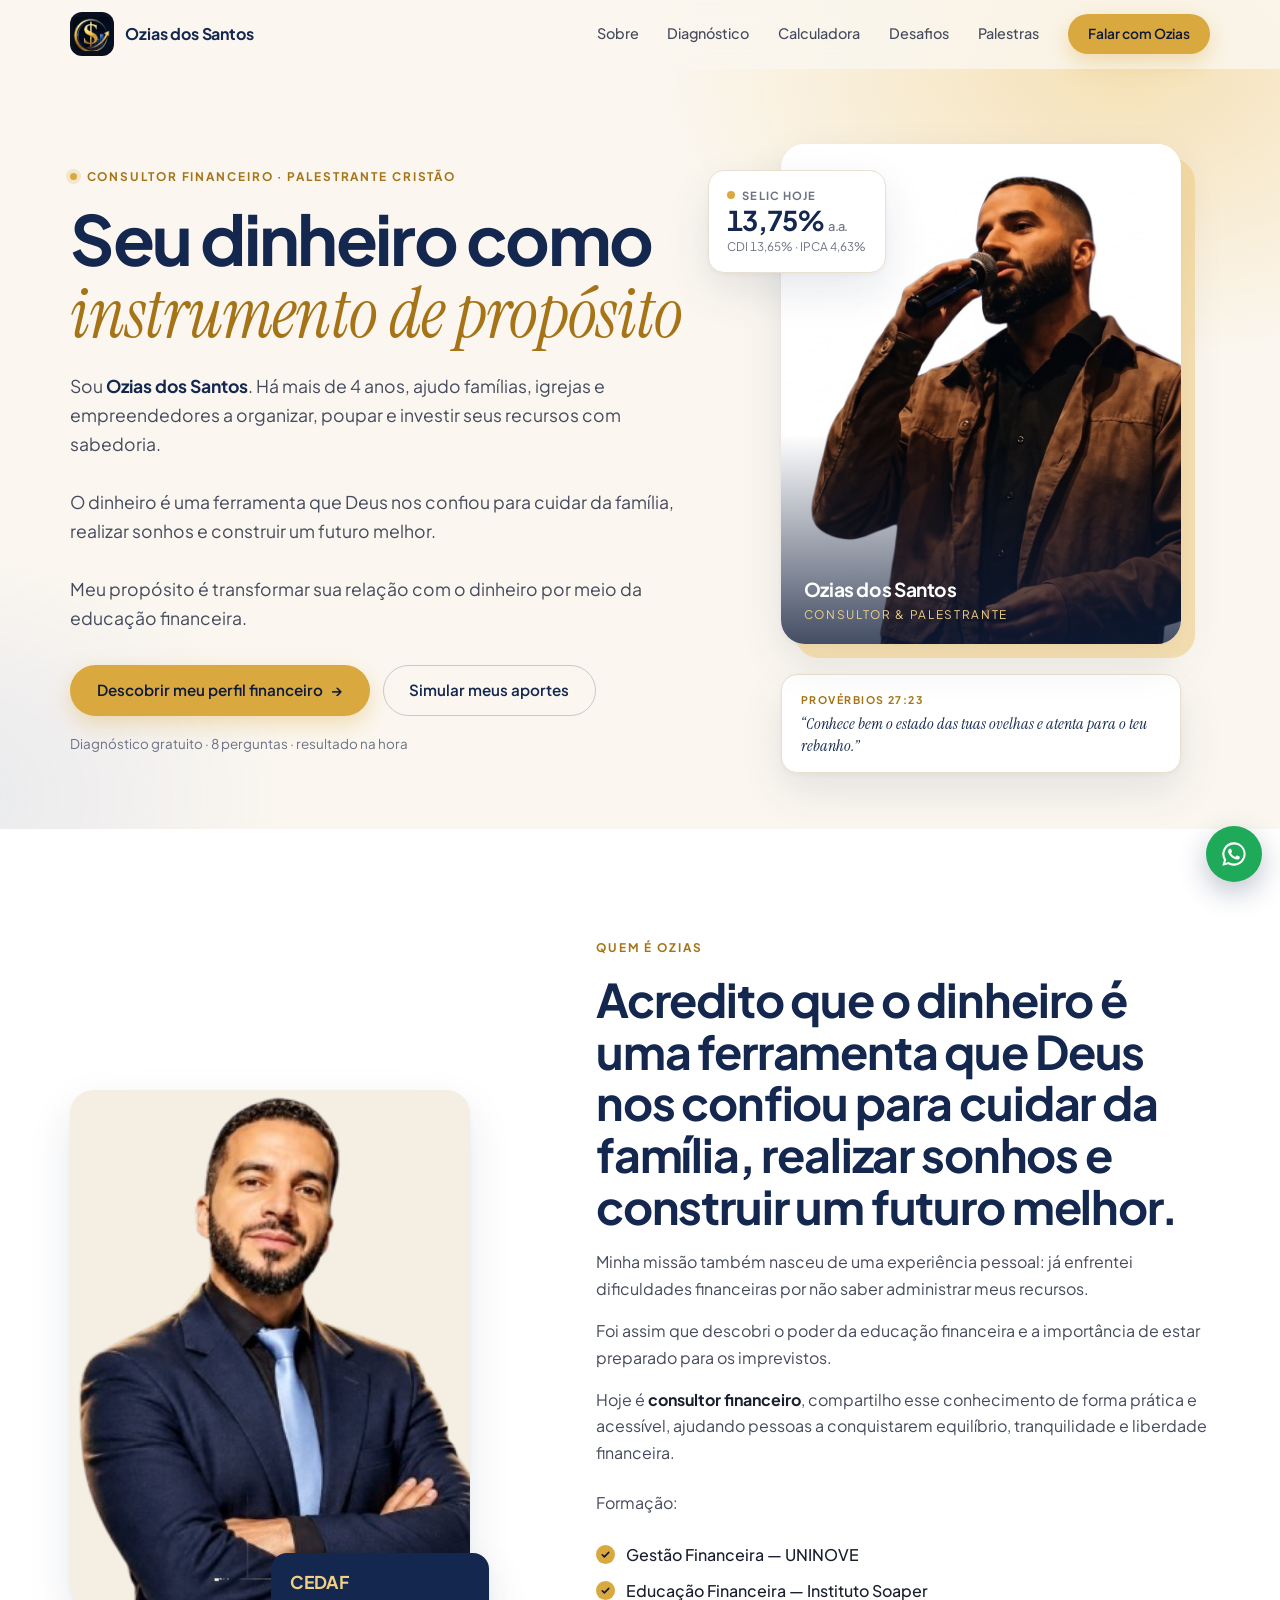
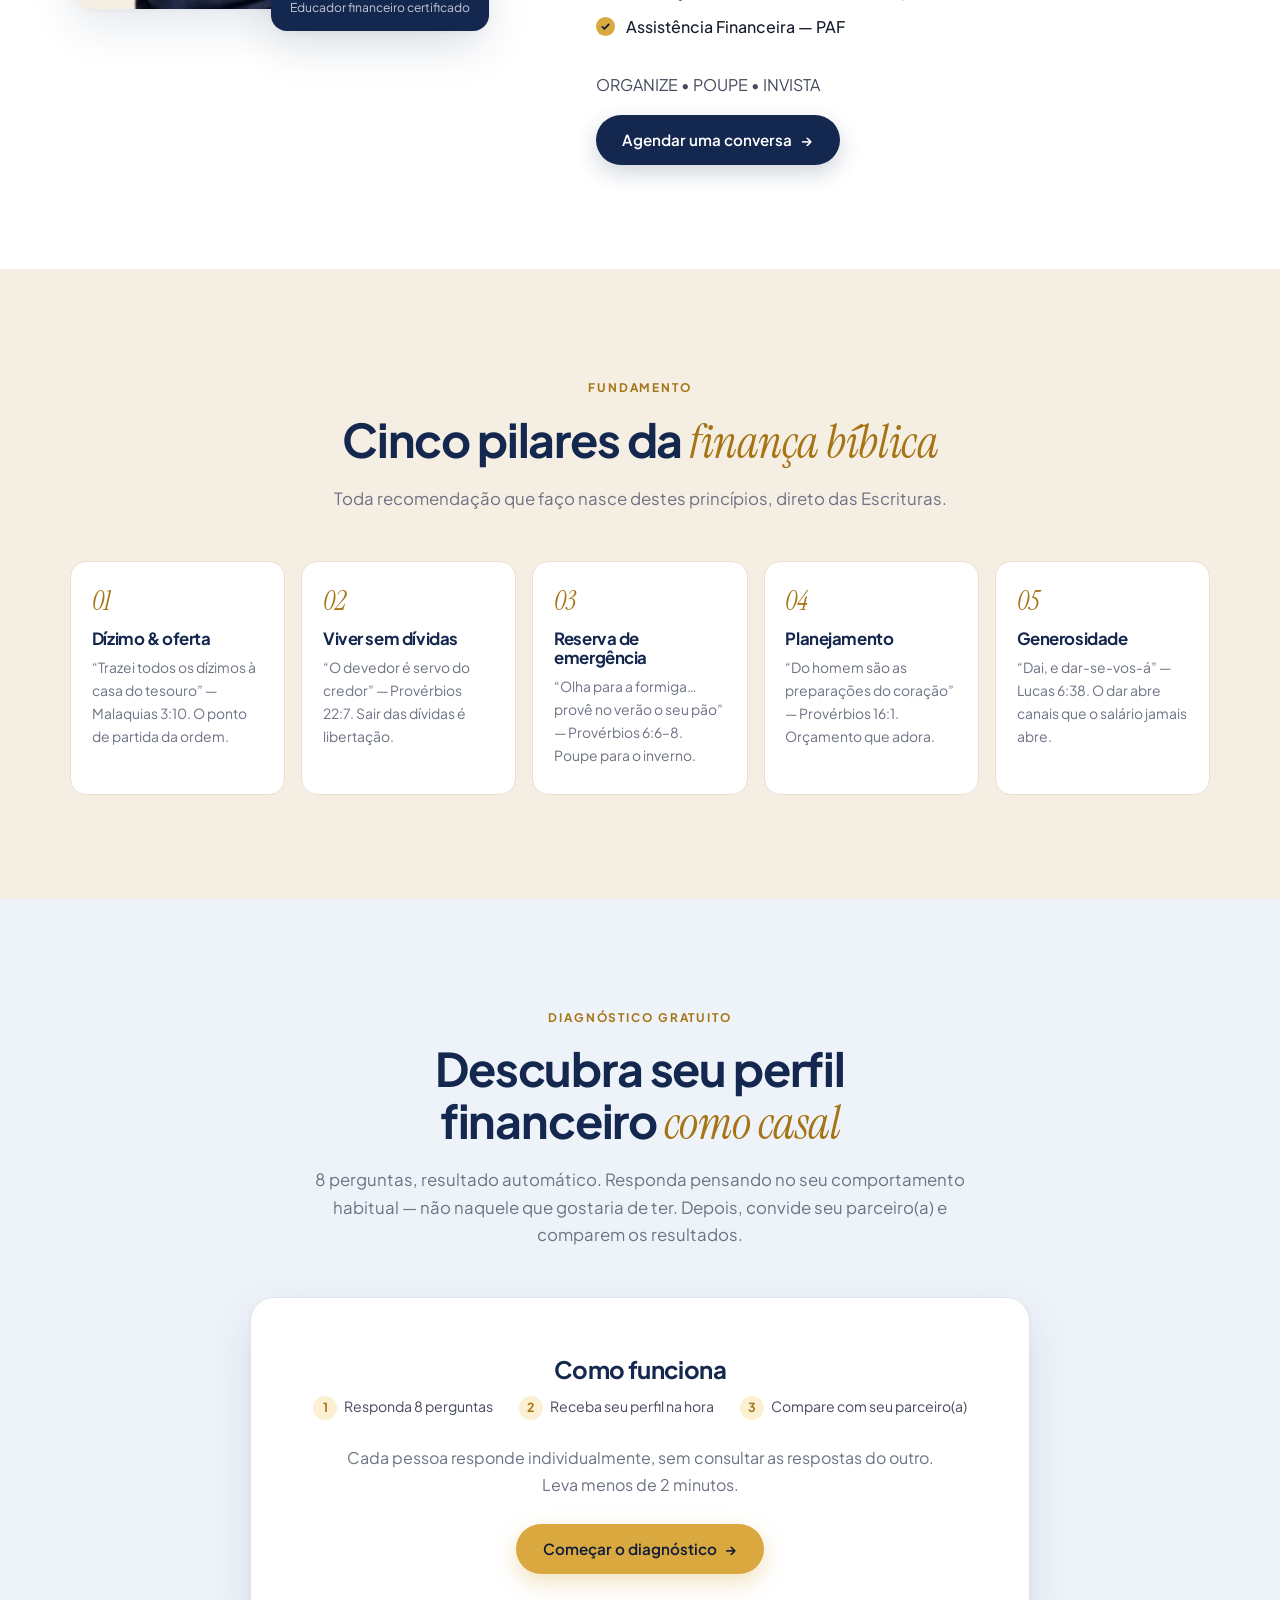
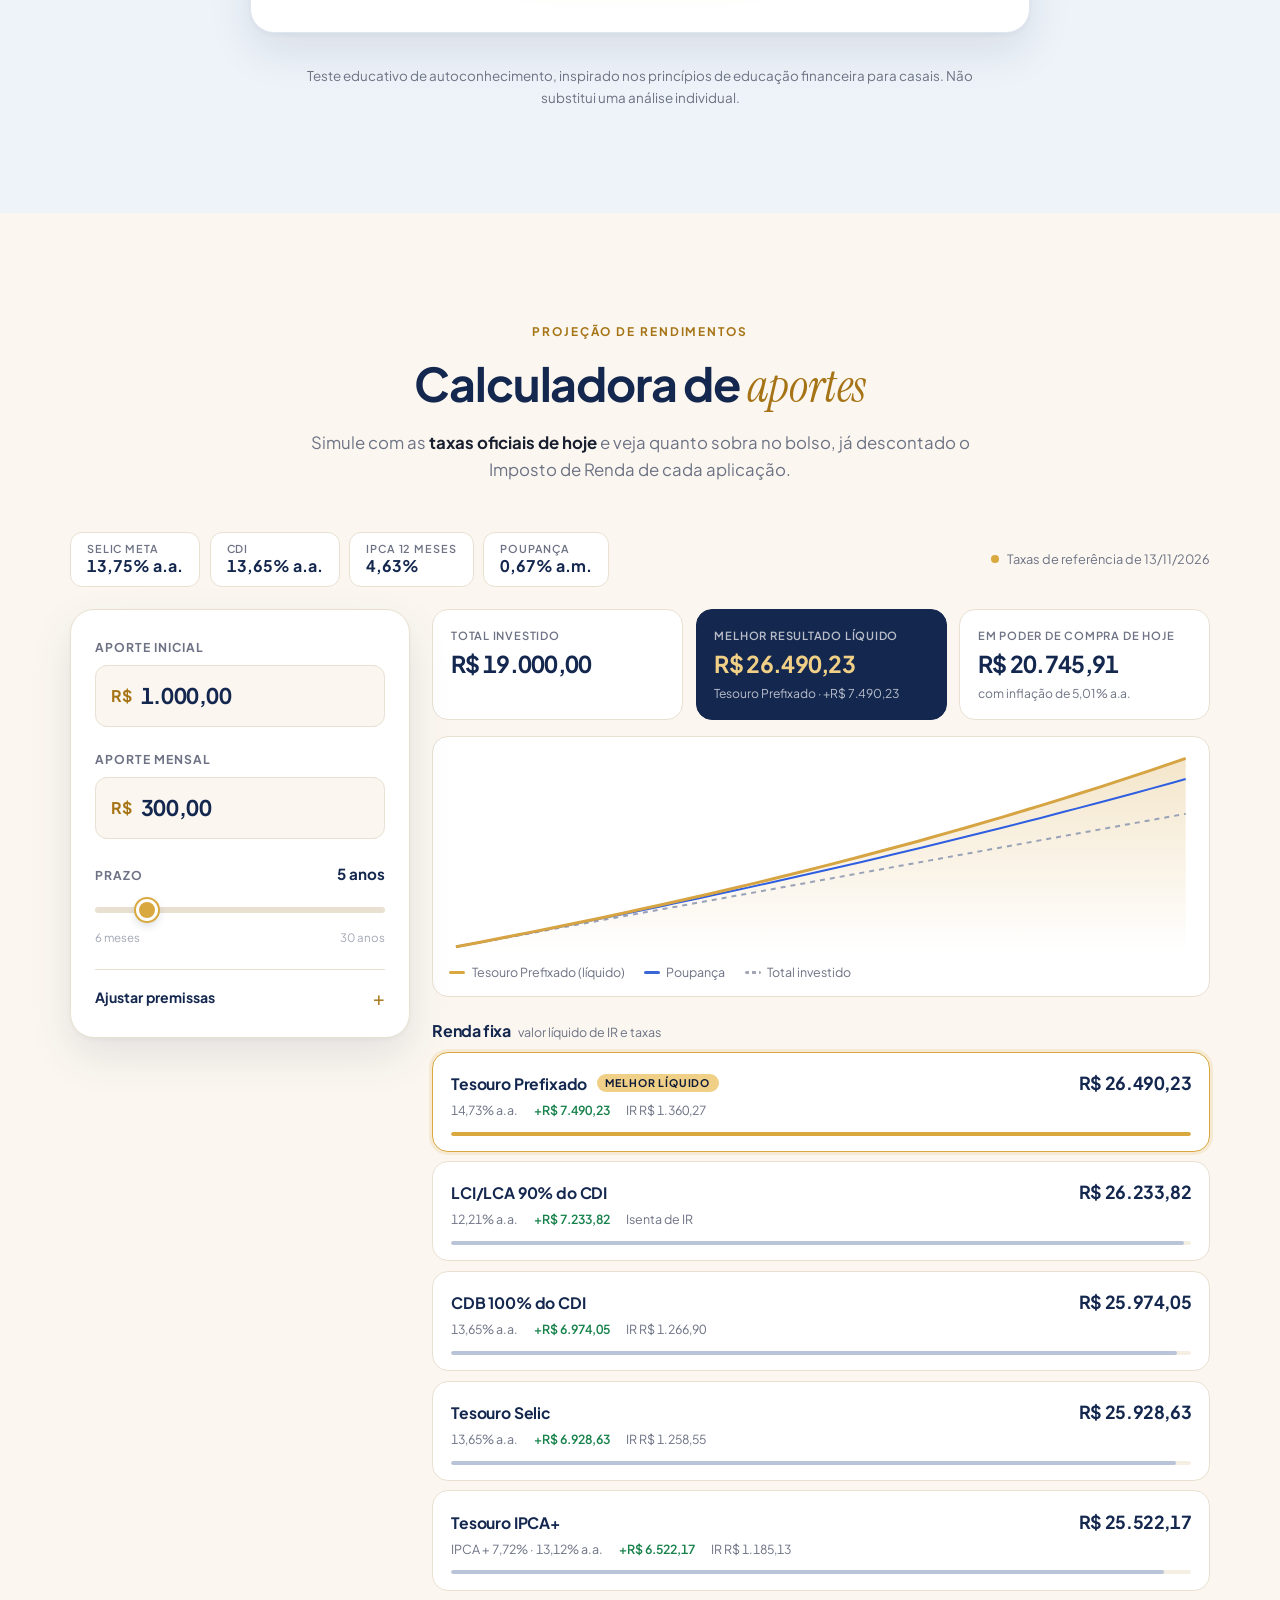
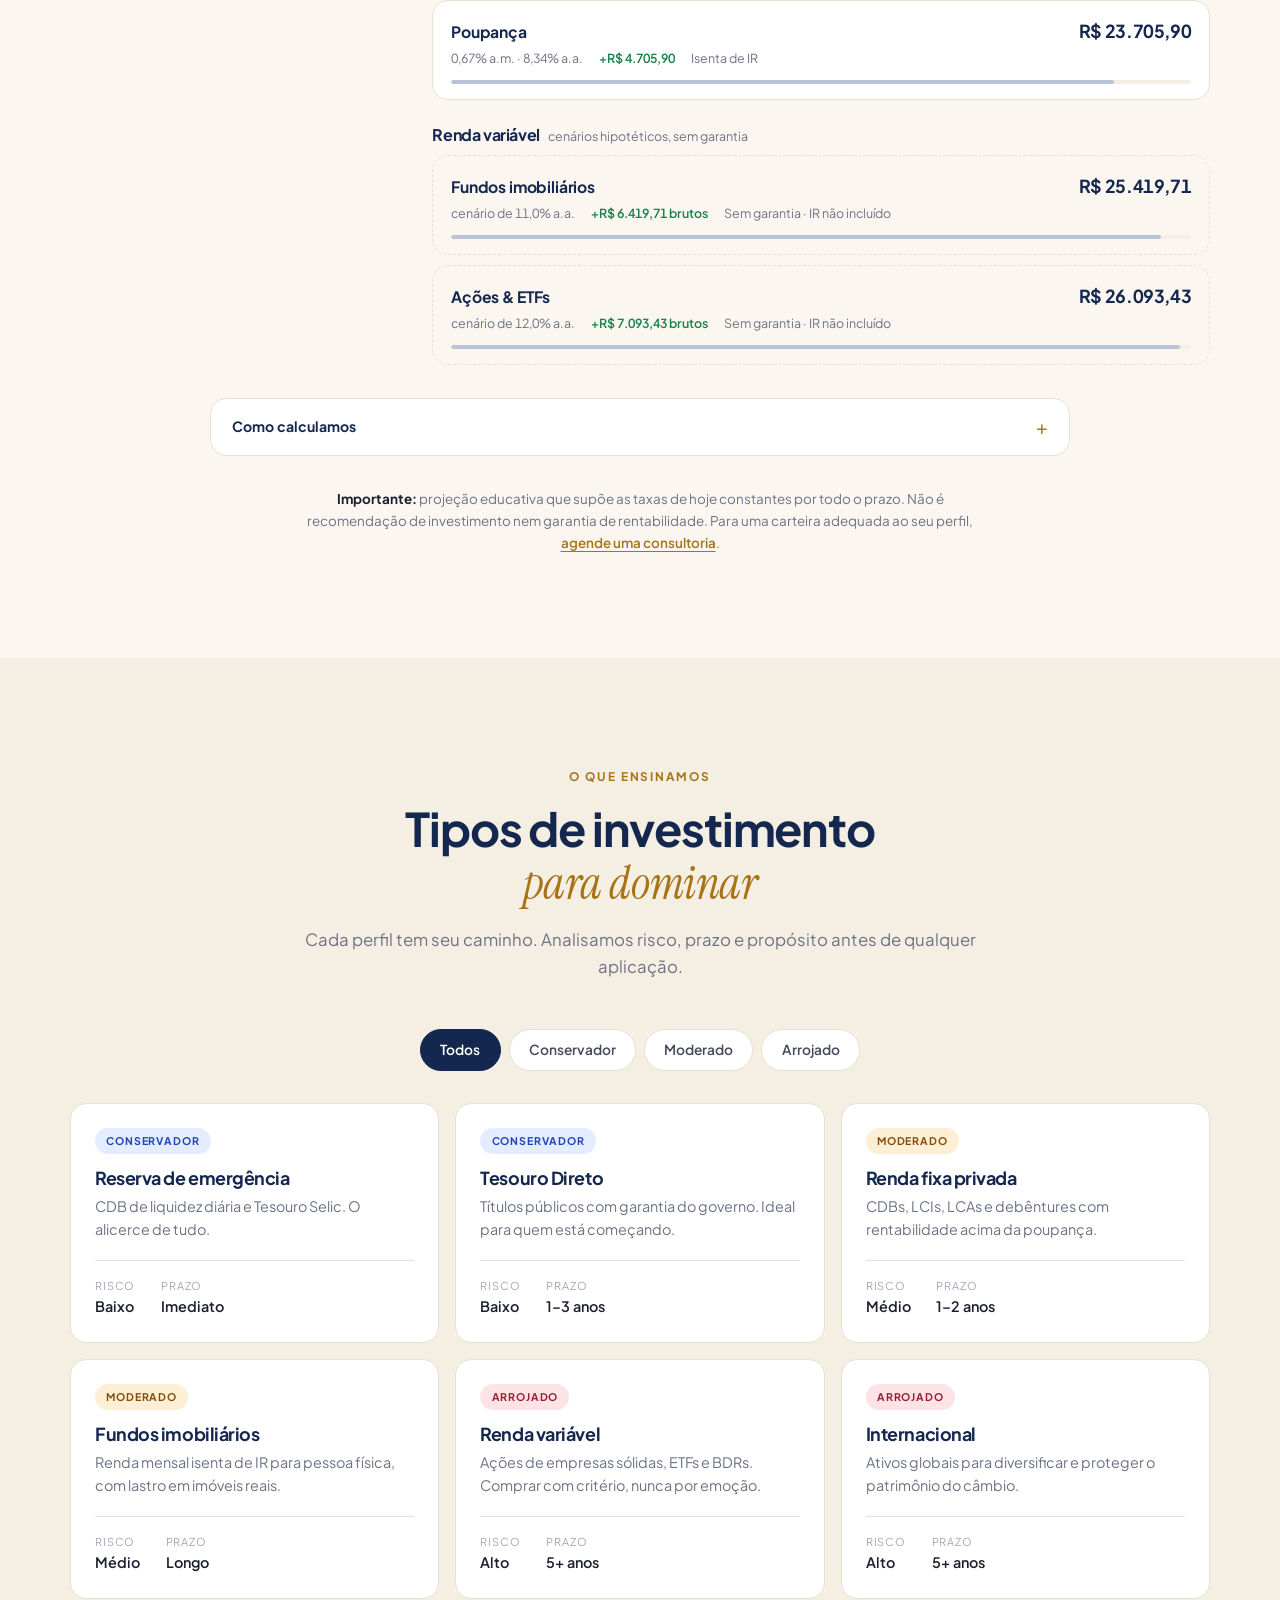
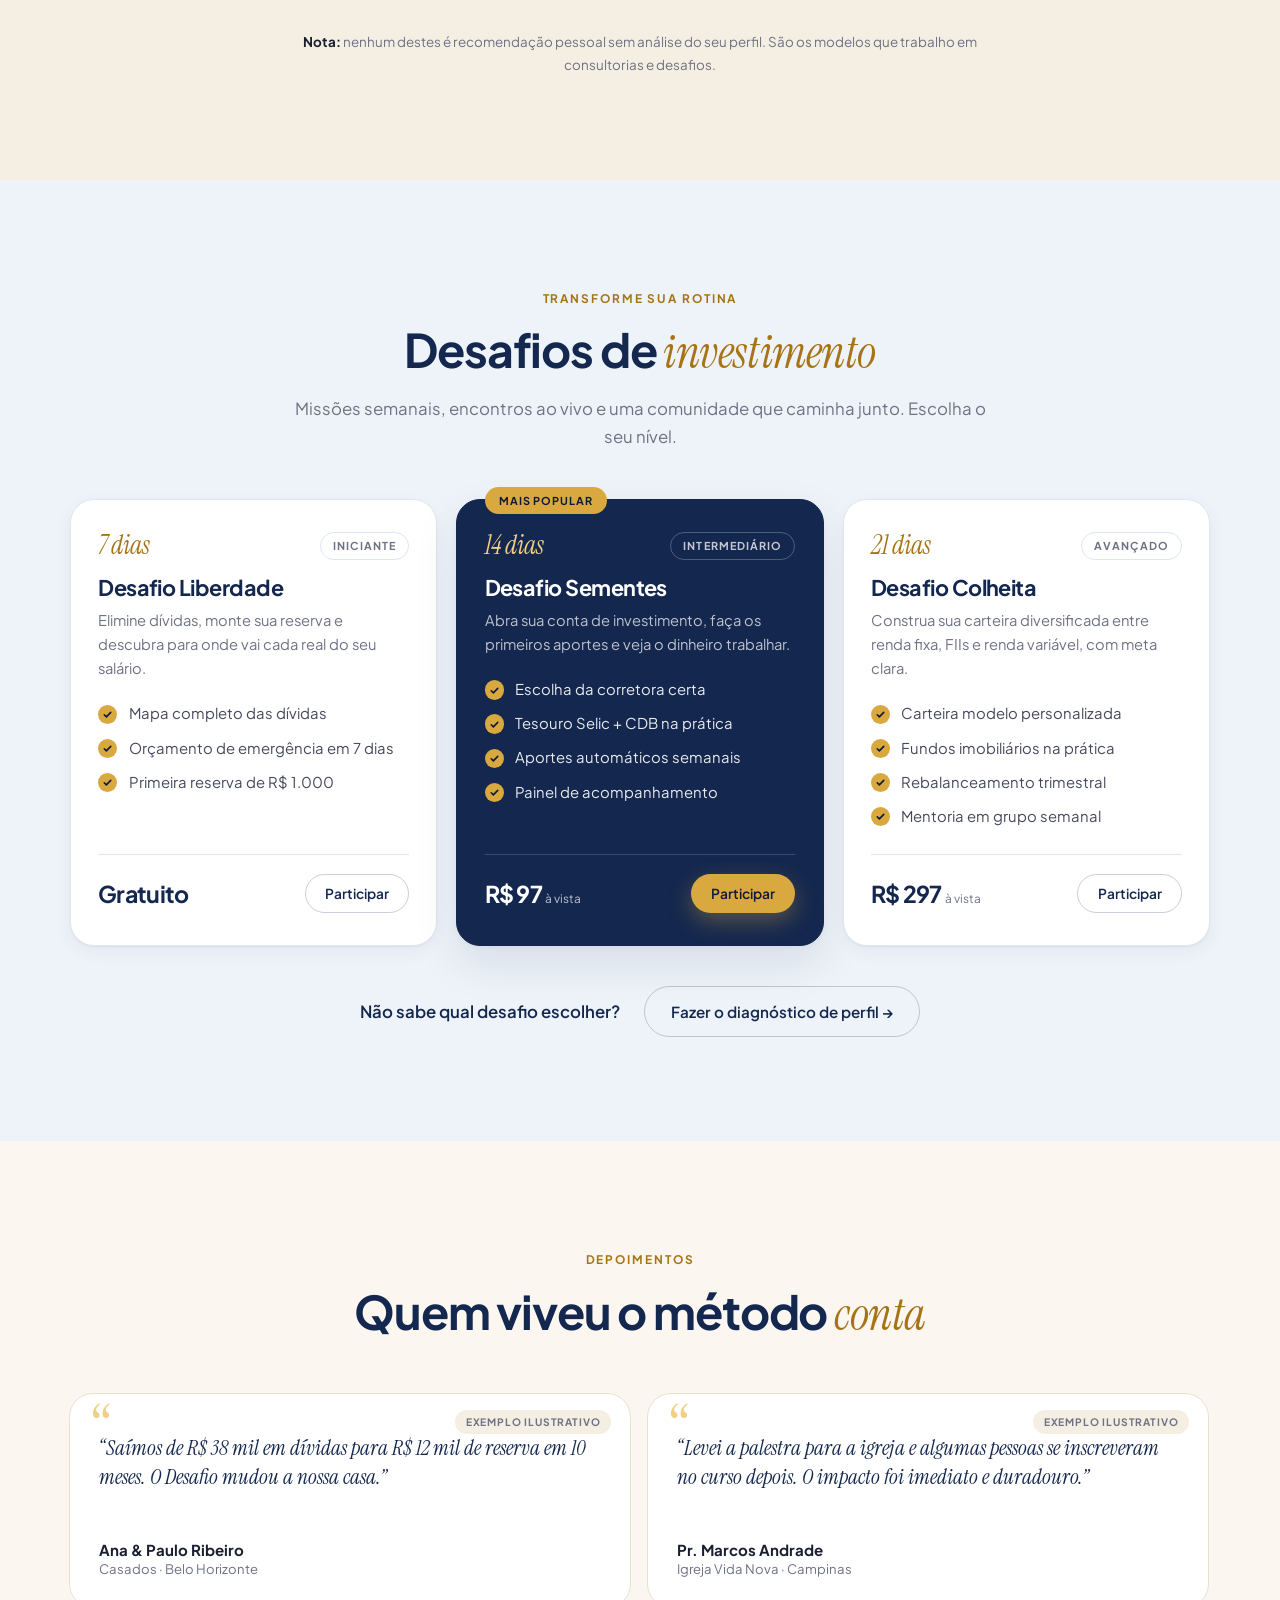
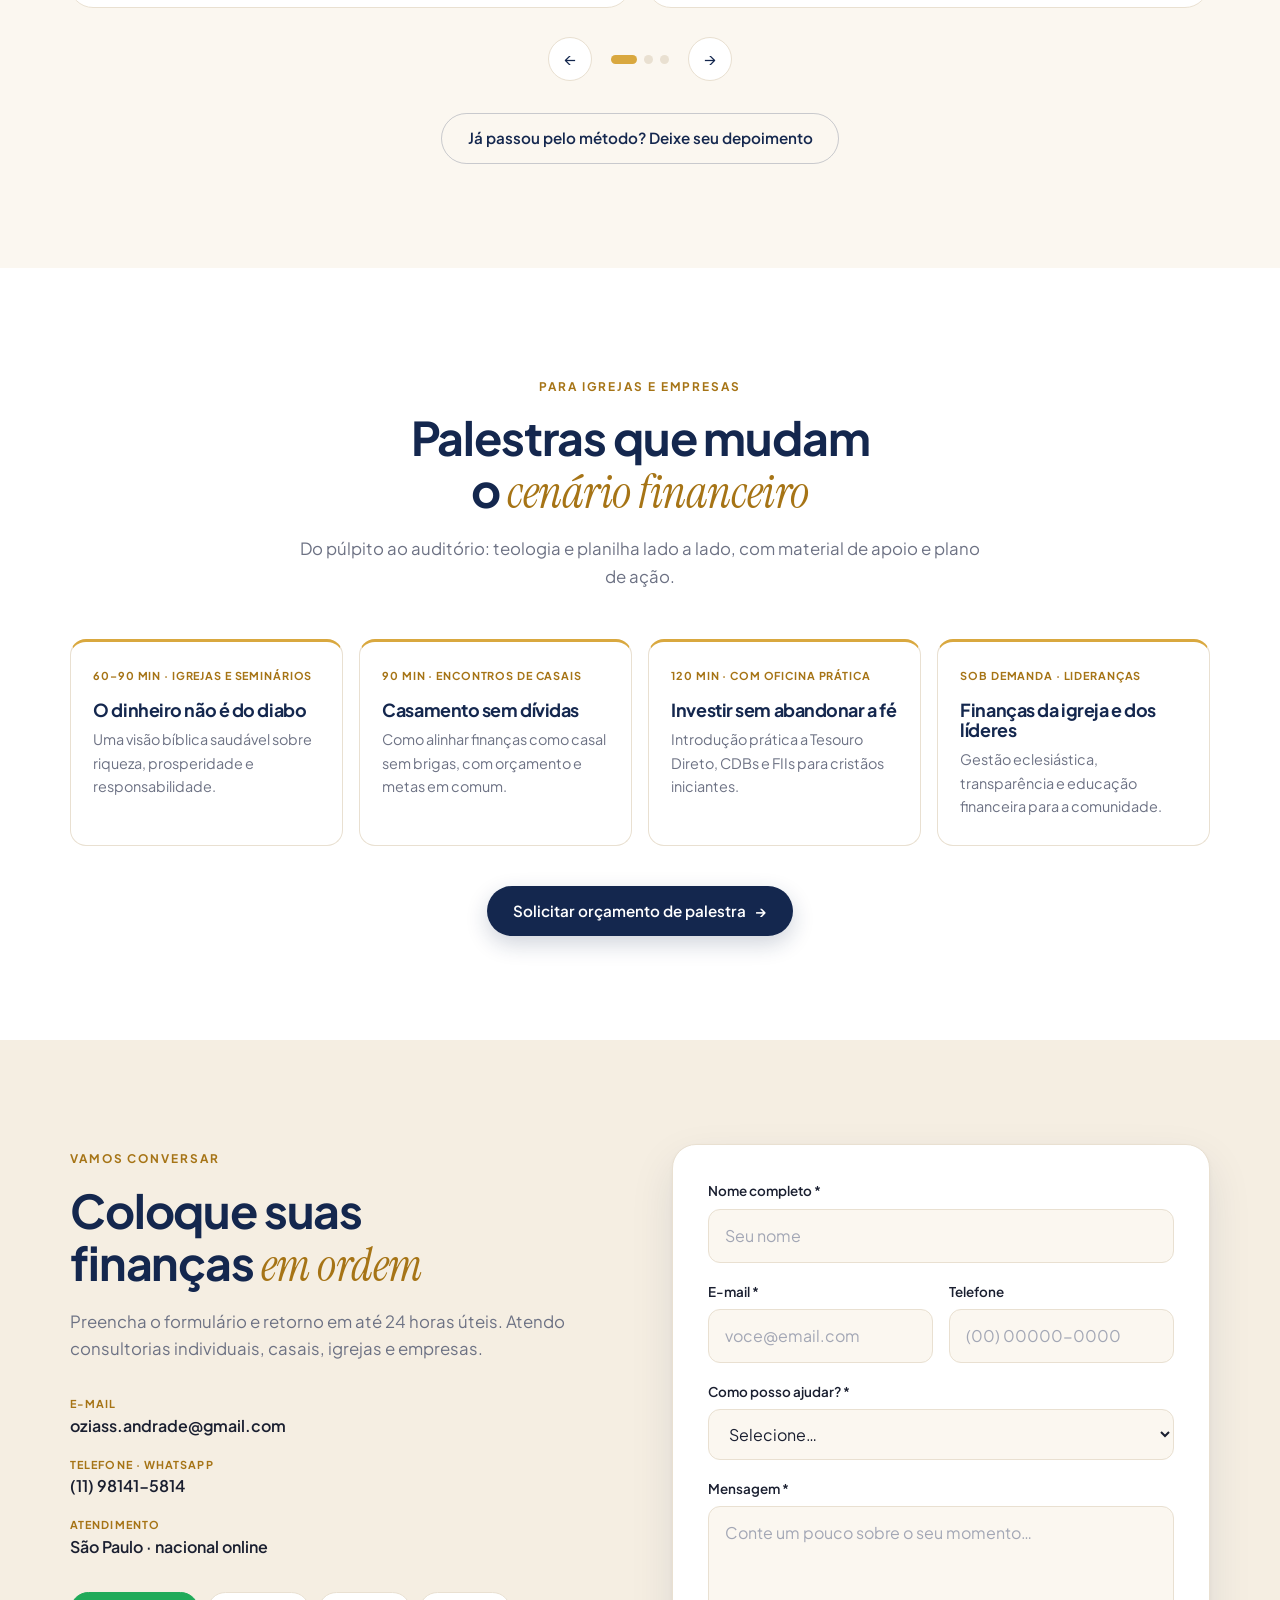
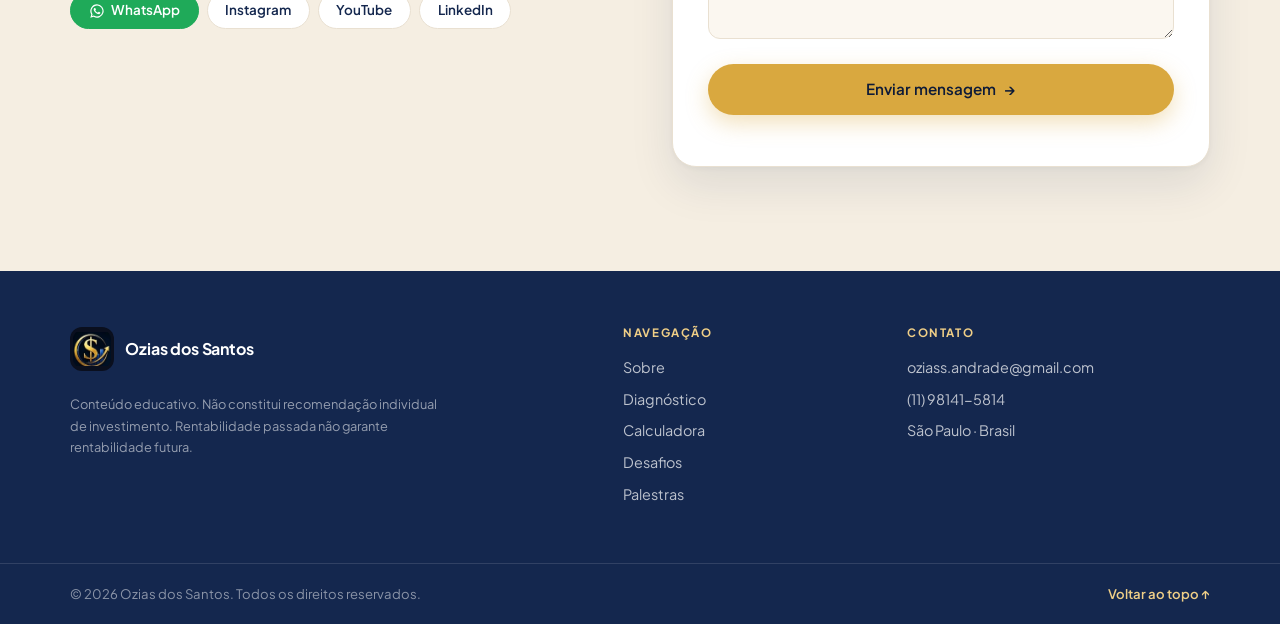
<file: index.html>
<!DOCTYPE html>
<html lang="pt-BR">
<head>
  <meta charset="UTF-8">
  <meta name="viewport" content="width=device-width, initial-scale=1.0">
  <meta name="description" content="Ozias dos Santos — Educação financeira com base bíblica. Faça o diagnóstico do seu perfil financeiro, simule seus aportes com as taxas de hoje e conheça a mentoria para casais.">
  <meta name="theme-color" content="#fbf7f0">
  <title>Ozias dos Santos · Educação financeira com base bíblica</title>

  <script>document.documentElement.classList.add('js');</script>
  <link rel="preconnect" href="https://fonts.googleapis.com">
  <link rel="preconnect" href="https://fonts.gstatic.com" crossorigin>
  <link rel="preconnect" href="https://api.bcb.gov.br" crossorigin>
  <link href="https://fonts.googleapis.com/css2?family=Instrument+Serif:ital@1&family=Plus+Jakarta+Sans:wght@400;500;600;700&display=swap" rel="stylesheet">
  <link rel="icon" href="img/logo-icone.jpg" type="image/jpeg">
  <link rel="apple-touch-icon" href="img/logo-icone.jpg">
  <link rel="stylesheet" href="css/styles.css">
  <script src="js/depoimentos.js" defer></script>
  <script src="js/main.js" defer></script>
</head>
<body>

  <a class="skip" href="#conteudo">Pular para o conteúdo</a>

  <!-- ================= HEADER ================= -->
  <header class="header" id="topo">
    <div class="container header-inner">
      <a href="#topo" class="brand" aria-label="Ozias dos Santos — início">
        <img class="brand-mark" src="img/logo-icone.jpg" alt="" width="44" height="44" decoding="async">
        <span class="brand-word">Ozias dos Santos</span>
      </a>

      <nav class="nav" id="nav" aria-label="Navegação principal">
        <a href="#sobre">Sobre</a>
        <a href="#diagnostico">Diagnóstico</a>
        <a href="#simulador">Calculadora</a>
        <a href="#desafios">Desafios</a>
        <a href="#palestras">Palestras</a>
        <a href="#contato" class="btn btn-gold btn-sm">Falar com Ozias</a>
      </nav>

      <button class="nav-toggle" id="navToggle" aria-label="Abrir menu" aria-expanded="false" aria-controls="nav">
        <span></span><span></span><span></span>
      </button>
    </div>
  </header>

  <main id="conteudo">

    <!-- ================= HERO ================= -->
    <section class="hero" id="inicio">
      <div class="container hero-inner">
        <div class="hero-main">
          <p class="eyebrow"><span class="dot"></span> Consultor financeiro · Palestrante cristão</p>
          <h1 class="hero-title">
            Seu dinheiro como <em>instrumento de propósito</em>
          </h1>
          <p class="hero-lead">
            Sou <strong>Ozias dos Santos</strong>. Há mais de 4 anos, ajudo famílias, igrejas e
            empreendedores a organizar, poupar e investir seus recursos com sabedoria.<br><br>
            O dinheiro é uma ferramenta que Deus nos confiou para cuidar da família, realizar sonhos e construir um futuro melhor.<br><br>

            Meu propósito é transformar sua relação com o dinheiro por meio da educação financeira.


          </p>
          <div class="hero-actions">
            <a href="#diagnostico" class="btn btn-gold">Descobrir meu perfil financeiro <span aria-hidden="true">→</span></a>
            <a href="#simulador" class="btn btn-ghost-light">Simular meus aportes</a>
          </div>
          <p class="hero-hint">Diagnóstico gratuito · 8 perguntas · resultado na hora</p>
        </div>

        <div class="hero-visual">
          <div class="portrait">
            <img src="img/ozias-hero.jpg" alt="Retrato de Ozias dos Santos" width="840" height="1050" fetchpriority="high" decoding="async">
            <div class="portrait-caption">
              <strong>Ozias dos Santos</strong>
              <span>Consultor &amp; palestrante</span>
            </div>
          </div>

          <div class="float-card float-rate" aria-live="polite">
            <span class="float-label"><i class="live-dot" id="heroDot"></i> Selic hoje</span>
            <strong><span data-rate="selicMeta">13,75</span>% <small>a.a.</small></strong>
            <span class="float-sub">CDI <span data-rate="cdi">13,65</span>% · IPCA <span data-rate="ipca12">4,63</span>%</span>
          </div>

          <figure class="float-card float-verse">
            <figcaption>Provérbios 27:23</figcaption>
            <blockquote>“Conhece bem o estado das tuas ovelhas e atenta para o teu rebanho.”</blockquote>
          </figure>
        </div>
      </div>

      <!-- <div class="container">
        <dl class="stats" aria-label="Números de impacto">
          <div><dt data-count="3.2" data-prefix="R$ " data-suffix=" mi" data-dec="1">R$ 3,2 mi</dt><dd>em dívidas quitadas</dd></div>
          <div><dt data-count="420">50</dt><dd>famílias assessoradas</dd></div>
          <div><dt data-count="180" data-suffix="+">50+</dt><dd>palestras ministradas</dd></div>
          <div><dt data-count="12" data-suffix=" anos">4 anos</dt><dd>de experiência</dd></div>
        </dl>
      </div> -->
    </section>

    <!-- ================= SOBRE ================= -->
    <section class="section section-white" id="sobre">
      <div class="container about">
        <div class="about-photo reveal">
          <img src="img/Ozias.png" alt="Ozias dos Santos" width="420" height="520" loading="lazy" decoding="async">
          <div class="about-badge">
            <strong>CEDAF</strong>
            <span>Educador financeiro certificado</span>
          </div>
        </div>

        <div class="about-copy reveal">
          <p class="eyebrow">Quem é Ozias</p>
          <h2 class="title">Acredito que o dinheiro é uma ferramenta que Deus nos confiou para cuidar da família, realizar sonhos e construir um futuro melhor.</h2>
          <p>
            Minha missão também nasceu de uma experiência pessoal: já enfrentei dificuldades financeiras por não saber administrar meus recursos.
		  </p>
		  <p>
			Foi assim que descobri o poder da educação financeira e a importância de estar preparado para os imprevistos.
          </p>
		  
          <p>
            Hoje é <strong>consultor financeiro</strong>, compartilho esse conhecimento de forma prática e acessível, 
			ajudando pessoas a conquistarem equilíbrio, tranquilidade e liberdade financeira.
          </p>
          <ul class="checks">
		  <p>Formação:</p>
            <li>Gestão Financeira — UNINOVE</li>
            <li>Educação Financeira — Instituto Soaper</li>
            <li>Assistência Financeira — PAF</li>
          </ul>
		<p> ORGANIZE • POUPE • INVISTA </p>
		  
		  	  
		  
          <a href="#contato" class="btn btn-dark">Agendar uma conversa <span aria-hidden="true">→</span></a>
        </div>
      </div>
    </section>

    <!-- ================= PRINCÍPIOS ================= -->
    <section class="section section-tint" id="principios">
      <div class="container">
        <header class="head reveal">
          <p class="eyebrow">Fundamento</p>
          <h2 class="title">Cinco pilares da <em>finança bíblica</em></h2>
          <p class="sub">Toda recomendação que faço nasce destes princípios, direto das Escrituras.</p>
        </header>

        <ol class="pillars">
          <li class="pillar reveal"><span>01</span><h3>Dízimo &amp; oferta</h3><p>“Trazei todos os dízimos à casa do tesouro” — Malaquias 3:10. O ponto de partida da ordem.</p></li>
          <li class="pillar reveal"><span>02</span><h3>Viver sem dívidas</h3><p>“O devedor é servo do credor” — Provérbios 22:7. Sair das dívidas é libertação.</p></li>
          <li class="pillar reveal"><span>03</span><h3>Reserva de emergência</h3><p>“Olha para a formiga… provê no verão o seu pão” — Provérbios 6:6–8. Poupe para o inverno.</p></li>
          <li class="pillar reveal"><span>04</span><h3>Planejamento</h3><p>“Do homem são as preparações do coração” — Provérbios 16:1. Orçamento que adora.</p></li>
          <li class="pillar reveal"><span>05</span><h3>Generosidade</h3><p>“Dai, e dar-se-vos-á” — Lucas 6:38. O dar abre canais que o salário jamais abre.</p></li>
        </ol>
      </div>
    </section>

    <!-- ================= DIAGNÓSTICO ================= -->
    <section class="section section-dark" id="diagnostico">
      <div class="container">
        <header class="head reveal">
          <p class="eyebrow eyebrow-light">Diagnóstico gratuito</p>
          <h2 class="title">Descubra seu perfil financeiro <em>como casal</em></h2>
          <p class="sub">
            8 perguntas, resultado automático. Responda pensando no seu comportamento habitual —
            não naquele que gostaria de ter. Depois, convide seu parceiro(a) e comparem os resultados.
          </p>
        </header>

        <div class="quiz reveal" id="quiz" aria-live="polite">
          <noscript><p>Ative o JavaScript do navegador para fazer o diagnóstico.</p></noscript>
        </div>

        <p class="fineprint fineprint-light">
          Teste educativo de autoconhecimento, inspirado nos princípios de educação financeira para casais.
          Não substitui uma análise individual.
        </p>
      </div>
    </section>

    <!-- ================= CALCULADORA ================= -->
    <section class="section" id="simulador">
      <div class="container">
        <header class="head reveal">
          <p class="eyebrow">Projeção de rendimentos</p>
          <h2 class="title">Calculadora de <em>aportes</em></h2>
          <p class="sub">
            Simule com as <strong>taxas oficiais de hoje</strong> e veja quanto sobra no bolso,
            já descontado o Imposto de Renda de cada aplicação.
          </p>
        </header>

        <div class="rates reveal" id="ratesBar">
          <div class="rate-chip"><span>Selic meta</span><strong><span data-rate="selicMeta">13,75</span>% a.a.</strong></div>
          <div class="rate-chip"><span>CDI</span><strong><span data-rate="cdi">13,65</span>% a.a.</strong></div>
          <div class="rate-chip"><span>IPCA 12 meses</span><strong><span data-rate="ipca12">4,63</span>%</strong></div>
          <div class="rate-chip"><span>Poupança</span><strong><span data-rate="poupMes">0,67</span>% a.m.</strong></div>
          <div class="rate-status" id="rateStatus"><i class="live-dot"></i><span id="rateStatusText">Consultando o Banco Central…</span></div>
        </div>

        <div class="calc reveal">
          <!-- Controles -->
          <form class="calc-panel" id="calcForm" autocomplete="off" onsubmit="return false">
            <div class="calc-field">
              <label for="calcInitial">Aporte inicial</label>
              <div class="money"><span>R$</span><input type="text" id="calcInitial" value="1.000,00" inputmode="numeric"></div>
            </div>
            <div class="calc-field">
              <label for="calcMonthly">Aporte mensal</label>
              <div class="money"><span>R$</span><input type="text" id="calcMonthly" value="300,00" inputmode="numeric"></div>
            </div>
            <div class="calc-field">
              <label for="calcMonths">Prazo <strong id="calcMonthsLabel">5 anos</strong></label>
              <input type="range" id="calcMonths" min="6" max="360" step="6" value="60" class="range">
              <div class="range-labels"><span>6 meses</span><span>30 anos</span></div>
            </div>

            <details class="assume">
              <summary>Ajustar premissas</summary>
              <div class="assume-grid">
                <label>CDB <small>% do CDI</small><input type="number" id="aCdb" min="50" max="150" step="1" value="100"></label>
                <label>LCI/LCA <small>% do CDI</small><input type="number" id="aLci" min="50" max="130" step="1" value="90"></label>
                <label>Tesouro Prefixado <small>% a.a.</small><input type="number" id="aPre" min="0" max="30" step="0.01" value="14.73"></label>
                <label>Tesouro IPCA+ <small>juro real % a.a.</small><input type="number" id="aIpca" min="0" max="15" step="0.01" value="7.72"></label>
                <label>Inflação projetada <small>% a.a.</small><input type="number" id="aInfl" min="0" max="20" step="0.01" value="5.01"></label>
                <label>FIIs <small>cenário % a.a.</small><input type="number" id="aFii" min="0" max="30" step="0.1" value="11"></label>
                <label>Ações/ETFs <small>cenário % a.a.</small><input type="number" id="aAcoes" min="0" max="30" step="0.1" value="12"></label>
              </div>
              <p class="assume-note">
                Selic, CDI, IPCA e poupança vêm do Banco Central. As taxas do Tesouro Prefixado e IPCA+
                são referências de <span id="assumeRef">13/11/2026</span> e mudam todo dia — ajuste com a
                taxa que aparecer na sua corretora.
              </p>
            </details>
          </form>

          <!-- Resultados -->
          <div class="calc-out">
            <div class="summary">
              <div><span>Total investido</span><strong id="sumInvested">—</strong></div>
              <div class="is-best"><span>Melhor resultado líquido</span><strong id="sumBest">—</strong><small id="sumBestName"></small></div>
              <div><span>Em poder de compra de hoje</span><strong id="sumReal">—</strong><small id="sumRealNote"></small></div>
            </div>

            <figure class="chart">
              <svg id="calcChart" viewBox="0 0 640 220" role="img" aria-label="Evolução do patrimônio ao longo do prazo" preserveAspectRatio="none"></svg>
              <figcaption class="legend">
                <span><i class="lg lg-best"></i><span id="lgBest">Melhor opção</span></span>
                <span><i class="lg lg-poup"></i>Poupança</span>
                <span><i class="lg lg-inv"></i>Total investido</span>
              </figcaption>
            </figure>

            <h3 class="group-title">Renda fixa <small>valor líquido de IR e taxas</small></h3>
            <div class="results" id="resFixed"></div>

            <h3 class="group-title">Renda variável <small>cenários hipotéticos, sem garantia</small></h3>
            <div class="results" id="resVar"></div>
          </div>
        </div>

        <details class="method reveal">
          <summary>Como calculamos</summary>
          <ul>
            <li><strong>Juros compostos mensais</strong>, com a taxa anual convertida para a equivalente mensal e aportes no início de cada mês.</li>
            <li><strong>Imposto de Renda regressivo</strong> em CDB e Tesouro Direto, aplicado sobre o rendimento de cada aporte conforme o tempo investido: 22,5% (até 180 dias), 20% (181–360), 17,5% (361–720) e 15% (acima de 720 dias).</li>
            <li><strong>Poupança e LCI/LCA</strong> são isentas de IR para pessoa física. A poupança usa o rendimento mensal oficial (0,5% + TR enquanto a Selic estiver acima de 8,5% a.a.).</li>
            <li><strong>Tesouro Direto</strong>: taxa de custódia da B3 de 0,20% a.a. (no Tesouro Selic, só sobre o que passar de R$ 10 mil).</li>
            <li><strong>Tesouro IPCA+</strong>: juro real combinado com a inflação projetada. “Poder de compra de hoje” desconta essa mesma inflação do valor final.</li>
            <li><strong>FIIs e ações</strong> não têm taxa definida: são cenários que você pode ajustar, mostrados sem imposto. O resultado real pode ser maior, menor ou negativo.</li>
          </ul>
        </details>

        <p class="fineprint reveal">
          <strong>Importante:</strong> projeção educativa que supõe as taxas de hoje constantes por todo o prazo.
          Não é recomendação de investimento nem garantia de rentabilidade. Para uma carteira adequada ao seu
          perfil, <a href="#contato">agende uma consultoria</a>.
        </p>
      </div>
    </section>

    <!-- ================= INVESTIMENTOS ================= -->
    <section class="section section-tint" id="investimentos">
      <div class="container">
        <header class="head reveal">
          <p class="eyebrow">O que ensinamos</p>
          <h2 class="title">Tipos de investimento <em>para dominar</em></h2>
          <p class="sub">Cada perfil tem seu caminho. Analisamos risco, prazo e propósito antes de qualquer aplicação.</p>
        </header>

        <div class="filters reveal" role="group" aria-label="Filtrar por perfil de investidor">
          <button class="chip is-active" data-filter="all" aria-pressed="true">Todos</button>
          <button class="chip" data-filter="conservador" aria-pressed="false">Conservador</button>
          <button class="chip" data-filter="moderado" aria-pressed="false">Moderado</button>
          <button class="chip" data-filter="arrojado" aria-pressed="false">Arrojado</button>
        </div>

        <div class="invest" id="investList">
          <article class="invest-card reveal" data-profile="conservador">
            <span class="tag tag-cons">Conservador</span>
            <h3>Reserva de emergência</h3>
            <p>CDB de liquidez diária e Tesouro Selic. O alicerce de tudo.</p>
            <dl><div><dt>Risco</dt><dd>Baixo</dd></div><div><dt>Prazo</dt><dd>Imediato</dd></div></dl>
          </article>
          <article class="invest-card reveal" data-profile="conservador">
            <span class="tag tag-cons">Conservador</span>
            <h3>Tesouro Direto</h3>
            <p>Títulos públicos com garantia do governo. Ideal para quem está começando.</p>
            <dl><div><dt>Risco</dt><dd>Baixo</dd></div><div><dt>Prazo</dt><dd>1–3 anos</dd></div></dl>
          </article>
          <article class="invest-card reveal" data-profile="moderado">
            <span class="tag tag-mod">Moderado</span>
            <h3>Renda fixa privada</h3>
            <p>CDBs, LCIs, LCAs e debêntures com rentabilidade acima da poupança.</p>
            <dl><div><dt>Risco</dt><dd>Médio</dd></div><div><dt>Prazo</dt><dd>1–2 anos</dd></div></dl>
          </article>
          <article class="invest-card reveal" data-profile="moderado">
            <span class="tag tag-mod">Moderado</span>
            <h3>Fundos imobiliários</h3>
            <p>Renda mensal isenta de IR para pessoa física, com lastro em imóveis reais.</p>
            <dl><div><dt>Risco</dt><dd>Médio</dd></div><div><dt>Prazo</dt><dd>Longo</dd></div></dl>
          </article>
          <article class="invest-card reveal" data-profile="arrojado">
            <span class="tag tag-arr">Arrojado</span>
            <h3>Renda variável</h3>
            <p>Ações de empresas sólidas, ETFs e BDRs. Comprar com critério, nunca por emoção.</p>
            <dl><div><dt>Risco</dt><dd>Alto</dd></div><div><dt>Prazo</dt><dd>5+ anos</dd></div></dl>
          </article>
          <article class="invest-card reveal" data-profile="arrojado">
            <span class="tag tag-arr">Arrojado</span>
            <h3>Internacional</h3>
            <p>Ativos globais para diversificar e proteger o patrimônio do câmbio.</p>
            <dl><div><dt>Risco</dt><dd>Alto</dd></div><div><dt>Prazo</dt><dd>5+ anos</dd></div></dl>
          </article>
        </div>

        <p class="fineprint reveal">
          <strong>Nota:</strong> nenhum destes é recomendação pessoal sem análise do seu perfil.
          São os modelos que trabalho em consultorias e desafios.
        </p>
      </div>
    </section>

    <!-- ================= DESAFIOS ================= -->
    <section class="section section-dark" id="desafios">
      <div class="container">
        <header class="head reveal">
          <p class="eyebrow eyebrow-light">Transforme sua rotina</p>
          <h2 class="title">Desafios de <em>investimento</em></h2>
          <p class="sub">Missões semanais, encontros ao vivo e uma comunidade que caminha junto. Escolha o seu nível.</p>
        </header>

        <div class="plans">
          <article class="plan reveal">
            <div class="plan-top"><span class="plan-days">7 dias</span><span class="plan-level">Iniciante</span></div>
            <h3>Desafio Liberdade</h3>
            <p>Elimine dívidas, monte sua reserva e descubra para onde vai cada real do seu salário.</p>
            <ul class="checks checks-light">
              <li>Mapa completo das dívidas</li>
              <li>Orçamento de emergência em 7 dias</li>
              <li>Primeira reserva de R$ 1.000</li>
            </ul>
            <div class="plan-foot"><span class="price">Gratuito</span><a href="#contato" class="btn btn-ghost-light btn-sm" data-subject="Desafio de investimento">Participar</a></div>
          </article>

          <article class="plan plan-featured reveal">
            <span class="ribbon">Mais popular</span>
            <div class="plan-top"><span class="plan-days">14 dias</span><span class="plan-level">Intermediário</span></div>
            <h3>Desafio Sementes</h3>
            <p>Abra sua conta de investimento, faça os primeiros aportes e veja o dinheiro trabalhar.</p>
            <ul class="checks checks-light">
              <li>Escolha da corretora certa</li>
              <li>Tesouro Selic + CDB na prática</li>
              <li>Aportes automáticos semanais</li>
              <li>Painel de acompanhamento</li>
            </ul>
            <div class="plan-foot"><span class="price">R$ 97 <small>à vista</small></span><a href="#contato" class="btn btn-gold btn-sm" data-subject="Desafio de investimento">Participar</a></div>
          </article>

          <article class="plan reveal">
            <div class="plan-top"><span class="plan-days">21 dias</span><span class="plan-level">Avançado</span></div>
            <h3>Desafio Colheita</h3>
            <p>Construa sua carteira diversificada entre renda fixa, FIIs e renda variável, com meta clara.</p>
            <ul class="checks checks-light">
              <li>Carteira modelo personalizada</li>
              <li>Fundos imobiliários na prática</li>
              <li>Rebalanceamento trimestral</li>
              <li>Mentoria em grupo semanal</li>
            </ul>
            <div class="plan-foot"><span class="price">R$ 297 <small>à vista</small></span><a href="#contato" class="btn btn-ghost-light btn-sm" data-subject="Desafio de investimento">Participar</a></div>
          </article>
        </div>

        <div class="plans-cta reveal">
          <p>Não sabe qual desafio escolher?</p>
          <a href="#diagnostico" class="btn btn-ghost-light">Fazer o diagnóstico de perfil →</a>
        </div>
      </div>
    </section>

    <!-- ================= DEPOIMENTOS ================= -->
    <section class="section" id="depoimentos">
      <div class="container">
        <header class="head reveal">
          <p class="eyebrow" id="depoEyebrow">Depoimentos</p>
          <h2 class="title">Quem viveu o método <em>conta</em></h2>
        </header>

        <div class="carousel reveal" id="depoCarousel">
          <div class="testimonials" id="depoTrack" tabindex="0" aria-label="Depoimentos"></div>
          <div class="carousel-nav">
            <button class="carousel-btn" id="depoPrev" aria-label="Depoimento anterior">←</button>
            <div class="carousel-dots" id="depoDots"></div>
            <button class="carousel-btn" id="depoNext" aria-label="Próximo depoimento">→</button>
          </div>
        </div>

        <details class="depo-send reveal" id="depoSend">
          <summary class="btn btn-ghost-light">Já passou pelo método? Deixe seu depoimento</summary>
          <form class="form" id="depoForm" novalidate>
            <input type="text" name="_honey" tabindex="-1" autocomplete="off" aria-hidden="true" hidden>
            <div class="field-row">
              <div class="field">
                <label for="depoNome">Seu nome *</label>
                <input type="text" id="depoNome" name="nome" required autocomplete="name" maxlength="80" placeholder="Como deve aparecer no site">
                <small class="error-msg"></small>
              </div>
              <div class="field">
                <label for="depoDetalhe">Profissão e cidade</label>
                <input type="text" id="depoDetalhe" name="detalhe" maxlength="80" placeholder="Ex.: Professora · Campinas">
                <small class="error-msg"></small>
              </div>
            </div>
            <div class="field">
              <label for="depoTexto">Seu depoimento * <span class="counter" id="depoCount">0/400</span></label>
              <textarea id="depoTexto" name="texto" rows="4" required maxlength="400" placeholder="Conte o que mudou nas suas finanças…"></textarea>
              <small class="error-msg"></small>
            </div>
            <div class="field field-check">
              <label><input type="checkbox" id="depoOk" name="autorizo" required> Autorizo a publicação do meu nome e deste depoimento no site.</label>
              <small class="error-msg"></small>
            </div>
            <button type="submit" class="btn btn-gold btn-block">Enviar depoimento <span aria-hidden="true">→</span></button>
            <p class="form-status" id="depoStatus" role="status" aria-live="polite"></p>
            <p class="depo-note">Seu depoimento é lido pelo Ozias antes de aparecer no site.</p>
          </form>
        </details>
      </div>
    </section>

    <!-- ================= PALESTRAS ================= -->
    <section class="section section-white" id="palestras">
      <div class="container">
        <header class="head reveal">
          <p class="eyebrow">Para igrejas e empresas</p>
          <h2 class="title">Palestras que mudam o <em>cenário financeiro</em></h2>
          <p class="sub">Do púlpito ao auditório: teologia e planilha lado a lado, com material de apoio e plano de ação.</p>
        </header>

        <div class="talks">
          <article class="talk reveal"><span>60–90 min · Igrejas e seminários</span><h3>O dinheiro não é do diabo</h3><p>Uma visão bíblica saudável sobre riqueza, prosperidade e responsabilidade.</p></article>
          <article class="talk reveal"><span>90 min · Encontros de casais</span><h3>Casamento sem dívidas</h3><p>Como alinhar finanças como casal sem brigas, com orçamento e metas em comum.</p></article>
          <article class="talk reveal"><span>120 min · Com oficina prática</span><h3>Investir sem abandonar a fé</h3><p>Introdução prática a Tesouro Direto, CDBs e FIIs para cristãos iniciantes.</p></article>
          <article class="talk reveal"><span>Sob demanda · Lideranças</span><h3>Finanças da igreja e dos líderes</h3><p>Gestão eclesiástica, transparência e educação financeira para a comunidade.</p></article>
        </div>

        <div class="center reveal">
          <a href="#contato" class="btn btn-dark" data-subject="Palestra / seminário">Solicitar orçamento de palestra <span aria-hidden="true">→</span></a>
        </div>
      </div>
    </section>

    <!-- ================= CONTATO ================= -->
    <section class="section section-tint" id="contato">
      <div class="container contact">
        <div class="contact-copy reveal">
          <p class="eyebrow">Vamos conversar</p>
          <h2 class="title">Coloque suas finanças <em>em ordem</em></h2>
          <p class="sub">
            Preencha o formulário e retorno em até 24 horas úteis. Atendo consultorias
            individuais, casais, igrejas e empresas.
          </p>
          <ul class="contact-info">
            <li><span>E-mail</span><a href="mailto:oziass.andrade@gmail.com">oziass.andrade@gmail.com</a></li>
            <li><span>Telefone · WhatsApp</span><a href="tel:+5511981415814">(11) 98141-5814</a></li>
            <li><span>Atendimento</span>São Paulo · nacional online</li>
          </ul>
          <div class="social">
            <a class="social-wa" data-wa="Olá, Ozias! Vim pelo site e gostaria de conversar sobre minhas finanças." href="https://wa.me/5511981415814" target="_blank" rel="noopener">
            <svg viewBox="0 0 24 24" width="20" height="20" aria-hidden="true"><path fill="currentColor" d="M12 2a10 10 0 0 0-8.6 15.1L2 22l5-1.3A10 10 0 1 0 12 2Zm0 18.2a8.200 8.200 0 0 1-4.200-1.150l-.3-.18-2.960.78.790-2.890-.2-.3A8.200 8.200 0 1 1 12 20.200Zm4.500-6.140c-.250-.120-1.460-.720-1.680-.800-.230-.080-.390-.120-.560.120-.160.250-.640.800-.780.970-.140.160-.290.180-.530.060a6.700 6.700 0 0 1-1.980-1.220 7.400 7.400 0 0 1-1.370-1.700c-.140-.250 0-.380.110-.500.110-.110.250-.290.370-.430.120-.140.160-.250.250-.410.080-.160.040-.310-.020-.430-.060-.120-.560-1.340-.760-1.840-.200-.480-.410-.420-.560-.420h-.480c-.160 0-.430.060-.660.310-.230.250-.860.840-.860 2.050s.880 2.380 1 2.540c.120.160 1.740 2.660 4.220 3.730.590.250 1.050.410 1.410.520.590.190 1.130.160 1.560.100.480-.070 1.460-.600 1.670-1.170.200-.580.200-1.070.140-1.170-.060-.110-.220-.170-.470-.290Z"/></svg>
            WhatsApp
          </a>
            <a href="#">Instagram</a>
            <a href="#">YouTube</a>
            <a href="#">LinkedIn</a>
          </div>
        </div>

        <form class="form reveal" id="contactForm" novalidate>
          <input type="text" name="_honey" tabindex="-1" autocomplete="off" aria-hidden="true" hidden>
          <div class="field">
            <label for="nome">Nome completo *</label>
            <input type="text" id="nome" name="nome" required autocomplete="name" placeholder="Seu nome">
            <small class="error-msg"></small>
          </div>
          <div class="field-row">
            <div class="field">
              <label for="email">E-mail *</label>
              <input type="email" id="email" name="email" required autocomplete="email" placeholder="voce@email.com">
              <small class="error-msg"></small>
            </div>
            <div class="field">
              <label for="telefone">Telefone</label>
              <input type="tel" id="telefone" name="telefone" autocomplete="tel" placeholder="(00) 00000-0000">
              <small class="error-msg"></small>
            </div>
          </div>
          <div class="field">
            <label for="assunto">Como posso ajudar? *</label>
            <select id="assunto" name="assunto" required>
              <option value="">Selecione…</option>
              <option>Mentoria para casais</option>
              <option>Consultoria financeira</option>
              <option>Desafio de investimento</option>
              <option>Palestra / seminário</option>
              <option>Outro assunto</option>
            </select>
            <small class="error-msg"></small>
          </div>
          <div class="field">
            <label for="mensagem">Mensagem *</label>
            <textarea id="mensagem" name="mensagem" rows="4" required placeholder="Conte um pouco sobre o seu momento…"></textarea>
            <small class="error-msg"></small>
          </div>
          <button type="submit" class="btn btn-gold btn-block">Enviar mensagem <span aria-hidden="true">→</span></button>
          <p class="form-status" id="formStatus" role="status" aria-live="polite"></p>
        </form>
      </div>
    </section>

  </main>

  <a class="wa-float" data-wa="Olá, Ozias! Vim pelo site e gostaria de conversar sobre minhas finanças." href="https://wa.me/5511981415814" target="_blank" rel="noopener" aria-label="Conversar no WhatsApp">
    <svg viewBox="0 0 24 24" width="28" height="28" aria-hidden="true"><path fill="currentColor" d="M12 2a10 10 0 0 0-8.6 15.1L2 22l5-1.3A10 10 0 1 0 12 2Zm0 18.2a8.200 8.200 0 0 1-4.200-1.150l-.3-.18-2.960.78.790-2.890-.2-.3A8.200 8.200 0 1 1 12 20.200Zm4.500-6.140c-.250-.120-1.460-.720-1.680-.800-.230-.080-.390-.120-.560.120-.160.250-.640.800-.780.970-.140.160-.290.180-.530.060a6.700 6.700 0 0 1-1.980-1.220 7.400 7.400 0 0 1-1.370-1.700c-.140-.250 0-.380.110-.500.110-.110.250-.290.370-.430.120-.140.160-.250.250-.410.080-.160.040-.310-.020-.430-.060-.120-.560-1.340-.760-1.840-.200-.480-.410-.420-.560-.420h-.480c-.160 0-.430.060-.660.310-.230.250-.860.840-.860 2.050s.880 2.380 1 2.540c.120.160 1.740 2.660 4.220 3.730.590.250 1.050.410 1.410.520.590.190 1.130.160 1.560.100.480-.070 1.460-.600 1.670-1.170.200-.580.200-1.070.140-1.170-.060-.110-.220-.170-.470-.290Z"/></svg>
  </a>

  <!-- ================= FOOTER ================= -->
  <footer class="footer">
    <div class="container footer-grid">
      <div>
        <a href="#topo" class="brand">
          <img class="brand-mark" src="img/logo-icone.jpg" alt="" width="44" height="44" decoding="async">
          <span class="brand-word">Ozias dos Santos</span>
        </a>
        <p class="footer-note">
          Conteúdo educativo. Não constitui recomendação individual de investimento.
          Rentabilidade passada não garante rentabilidade futura.
        </p>
      </div>
      <nav class="footer-nav" aria-label="Rodapé">
        <h4>Navegação</h4>
        <a href="#sobre">Sobre</a>
        <a href="#diagnostico">Diagnóstico</a>
        <a href="#simulador">Calculadora</a>
        <a href="#desafios">Desafios</a>
        <a href="#palestras">Palestras</a>
      </nav>
      <div class="footer-nav">
        <h4>Contato</h4>
        <span>oziass.andrade@gmail.com</span>
        <span>(11) 98141-5814</span>
        <span>São Paulo · Brasil</span>
      </div>
    </div>
    <div class="footer-bottom">
      <div class="container">
        <p>© <span id="ano">2026</span> Ozias dos Santos. Todos os direitos reservados.</p>
        <a href="#topo">Voltar ao topo ↑</a>
      </div>
    </div>
  </footer>

</body>
</html>
</file>
<file: css/styles.css>
/* ==========================================================================
   Ozias dos Santos — Educação financeira com base bíblica
   Tema claro: creme + azul-marinho + dourado · v5
   ========================================================================== */

:root {
  --navy: #14274e;
  --navy-deep: #0e1b38;
  --navy-soft: #2c4479;

  --gold-600: #a67416;
  --gold-500: #d9a83f;
  --gold-300: #f0cf87;
  --gold-100: #fbf0d2;

  --ink: #1a1f30;
  --text: #454a5c;
  --muted: #6d7284;
  --faint: #a3a7b5;

  --paper: #ffffff;
  --cream: #fbf7f0;
  --tint: #f5eee2;
  --sky: #eef3f9;
  --line: #e9e0d1;
  --line-cool: #dfe6f0;

  --ok: #17824b;
  --warn: #a8600a;
  --bad: #b3261e;
  --blue: #3a67d6;

  --font: 'Plus Jakarta Sans', -apple-system, 'Segoe UI', Roboto, sans-serif;
  --serif: 'Instrument Serif', Georgia, serif;

  --container: 1140px;
  --r: 16px;
  --r-lg: 24px;
  --shadow-sm: 0 1px 2px rgba(20, 39, 78, 0.05), 0 6px 18px rgba(20, 39, 78, 0.05);
  --shadow: 0 2px 4px rgba(20, 39, 78, 0.04), 0 18px 44px rgba(20, 39, 78, 0.1);
  --ease: cubic-bezier(0.22, 0.61, 0.36, 1);
}

*, *::before, *::after { box-sizing: border-box; margin: 0; padding: 0; }

html { scroll-behavior: smooth; scroll-padding-top: 84px; -webkit-text-size-adjust: 100%; }

body {
  font-family: var(--font);
  font-size: 1rem;
  line-height: 1.65;
  color: var(--text);
  background: var(--cream);
  -webkit-font-smoothing: antialiased;
  overflow-x: hidden;
}

img, svg { display: block; max-width: 100%; }
img { height: auto; }
a { color: inherit; text-decoration: none; }
ul, ol { list-style: none; }
button, input, select, textarea { font: inherit; color: inherit; }
button { cursor: pointer; }

h1, h2, h3, h4 { color: var(--navy); font-weight: 700; line-height: 1.12; letter-spacing: -0.025em; }

:focus-visible { outline: 2px solid var(--navy-soft); outline-offset: 3px; border-radius: 4px; }
[tabindex="-1"]:focus { outline: none; }
::selection { background: var(--gold-300); color: var(--navy-deep); }

.container { width: min(var(--container), 100% - 2.5rem); margin-inline: auto; }
.center { text-align: center; margin-top: 2.5rem; }

.skip {
  position: absolute; left: 1rem; top: -4rem; z-index: 300;
  background: var(--navy); color: #fff;
  padding: 0.6rem 1rem; border-radius: 10px; font-weight: 600;
}
.skip:focus { top: 1rem; }

/* ---------- Tipografia ---------- */
.eyebrow, .eyebrow-light {
  display: inline-flex; align-items: center; gap: 0.6rem;
  font-size: 0.74rem; font-weight: 700; letter-spacing: 0.16em; text-transform: uppercase;
  color: var(--gold-600); margin-bottom: 1rem;
}
.eyebrow .dot { width: 7px; height: 7px; border-radius: 50%; background: var(--gold-500); box-shadow: 0 0 0 4px rgba(217, 168, 63, 0.22); }

.title { font-size: clamp(1.9rem, 4vw, 2.9rem); margin-bottom: 1rem; text-wrap: balance; }
.title em, .hero-title em {
  font-family: var(--serif); font-style: italic; font-weight: 400;
  letter-spacing: -0.01em; color: var(--gold-600);
}
.sub { color: var(--muted); max-width: 60ch; font-size: 1.05rem; }
.sub strong { color: var(--ink); }

.section { padding-block: clamp(4rem, 9vw, 6.5rem); }
.section-white { background: var(--paper); }
.section-tint { background: var(--tint); }
.section-dark { background: var(--sky); } /* nome mantido; agora é a faixa azul-clara */

.head { max-width: 700px; margin: 0 auto 3rem; text-align: center; }
.head .sub { margin-inline: auto; }

.fineprint, .fineprint-light { margin: 2rem auto 0; max-width: 70ch; text-align: center; font-size: 0.84rem; color: var(--muted); }
.fineprint strong { color: var(--ink); }
.fineprint a { color: var(--gold-600); font-weight: 600; text-decoration: underline; text-underline-offset: 3px; }

/* ---------- Botões ---------- */
.btn {
  display: inline-flex; align-items: center; justify-content: center; gap: 0.55rem;
  font-size: 0.95rem; font-weight: 600; line-height: 1.2;
  padding: 0.95rem 1.6rem; border-radius: 999px; border: 1.5px solid transparent;
  transition: transform 0.25s var(--ease), box-shadow 0.25s ease, background-color 0.25s ease, border-color 0.25s ease, color 0.25s ease;
  white-space: nowrap;
}
.btn:hover { transform: translateY(-2px); }
.btn:active { transform: none; }
.btn span { transition: transform 0.25s var(--ease); }
.btn:hover span { transform: translateX(4px); }
.btn-sm { padding: 0.65rem 1.2rem; font-size: 0.86rem; }
.btn-block { width: 100%; }

.btn-gold { background: var(--gold-500); color: var(--navy-deep); box-shadow: 0 8px 22px rgba(217, 168, 63, 0.35); }
.btn-gold:hover { background: #e2b44e; box-shadow: 0 12px 30px rgba(217, 168, 63, 0.45); }
.btn-dark { background: var(--navy); color: #fff; box-shadow: 0 8px 22px rgba(20, 39, 78, 0.2); }
.btn-dark:hover { background: var(--navy-soft); }
/* contorno (nome antigo mantido para não mexer no HTML) */
.btn-ghost-light { border-color: rgba(20, 39, 78, 0.22); color: var(--navy); background: transparent; }
.btn-ghost-light:hover { border-color: var(--navy); background: rgba(20, 39, 78, 0.04); }
.btn[disabled] { opacity: 0.45; pointer-events: none; }

/* ---------- Header ---------- */
.header {
  position: fixed; inset: 0 0 auto 0; z-index: 100;
  background: rgba(251, 247, 240, 0.82);
  backdrop-filter: blur(14px); -webkit-backdrop-filter: blur(14px);
  border-bottom: 1px solid transparent;
  transition: background-color 0.3s ease, border-color 0.3s ease, box-shadow 0.3s ease;
}
.header.scrolled { background: rgba(255, 255, 255, 0.94); border-bottom-color: var(--line); box-shadow: 0 6px 24px rgba(20, 39, 78, 0.06); }
.header-inner { display: flex; align-items: center; justify-content: space-between; gap: 1.5rem; height: 68px; }

.brand { display: inline-flex; align-items: center; gap: 0.7rem; }
.brand-mark {
  width: 44px; height: 44px; border-radius: 12px; padding: 3px;
  background: #0a0f1e; object-fit: contain;
}
.brand-word { font-weight: 700; font-size: 1rem; color: var(--navy); letter-spacing: -0.01em; }

.nav { display: flex; align-items: center; gap: 1.8rem; }
.nav a:not(.btn) { font-size: 0.9rem; font-weight: 500; color: var(--text); transition: color 0.2s ease; }
.nav a:not(.btn):hover { color: var(--navy); }

.nav-toggle { display: none; flex-direction: column; gap: 5px; background: none; border: 0; padding: 10px; z-index: 120; }
.nav-toggle span { width: 24px; height: 2px; border-radius: 2px; background: var(--navy); transition: transform 0.3s var(--ease), opacity 0.2s ease; }
.nav-toggle[aria-expanded="true"] span:nth-child(1) { transform: translateY(7px) rotate(45deg); }
.nav-toggle[aria-expanded="true"] span:nth-child(2) { opacity: 0; }
.nav-toggle[aria-expanded="true"] span:nth-child(3) { transform: translateY(-7px) rotate(-45deg); }

/* ---------- Hero ---------- */
.hero {
  position: relative; padding: 9rem 0 3.5rem; overflow: hidden;
  background:
    radial-gradient(760px 480px at 88% 8%, rgba(240, 207, 135, 0.55), transparent 62%),
    radial-gradient(620px 420px at -6% 96%, rgba(58, 103, 214, 0.1), transparent 60%),
    var(--cream);
}
.hero-inner { position: relative; display: grid; grid-template-columns: 1.15fr 0.85fr; gap: 4rem; align-items: center; }

.hero-title { font-size: clamp(2.5rem, 5.6vw, 4.3rem); margin-bottom: 1.4rem; letter-spacing: -0.035em; line-height: 1.04; text-wrap: balance; }
.hero-lead { font-size: 1.1rem; color: var(--text); max-width: 54ch; margin-bottom: 2rem; }
.hero-lead strong { color: var(--navy); font-weight: 700; }
.hero-actions { display: flex; flex-wrap: wrap; gap: 0.8rem; }
.hero-hint { margin-top: 1.1rem; font-size: 0.84rem; color: var(--muted); }

.hero-visual { position: relative; max-width: 400px; margin-inline: auto; width: 100%; }
/* a moldura dourada é uma sombra deslocada da própria foto: nunca cobre outros elementos */
.portrait { position: relative; border-radius: var(--r-lg); overflow: hidden; box-shadow: 14px 14px 0 rgba(240, 207, 135, 0.6), var(--shadow); background: var(--paper); }
.portrait img { width: 100%; aspect-ratio: 4 / 5; object-fit: cover; object-position: center top; }
.portrait::after { content: ""; position: absolute; inset: 0; background: linear-gradient(180deg, transparent 58%, rgba(14, 27, 56, 0.78)); }
.portrait-caption { position: absolute; left: 1.4rem; right: 1.4rem; bottom: 1.2rem; z-index: 1; display: flex; flex-direction: column; }
.portrait-caption strong { font-size: 1.2rem; color: #fff; letter-spacing: -0.02em; }
.portrait-caption span { font-size: 0.74rem; letter-spacing: 0.14em; text-transform: uppercase; color: var(--gold-300); }

.float-card {
  position: absolute; z-index: 2; background: var(--paper); border: 1px solid var(--line);
  border-radius: var(--r); padding: 0.95rem 1.15rem; box-shadow: var(--shadow);
}
.float-rate { top: 1.6rem; left: -4.6rem; display: flex; flex-direction: column; }
.float-label { display: flex; align-items: center; gap: 0.45rem; font-size: 0.7rem; font-weight: 700; letter-spacing: 0.1em; text-transform: uppercase; color: var(--muted); }
.float-rate strong { font-size: 1.7rem; color: var(--navy); letter-spacing: -0.03em; line-height: 1.2; font-variant-numeric: tabular-nums; }
.float-rate strong small { font-size: 0.8rem; font-weight: 500; color: var(--muted); }
.float-sub { font-size: 0.74rem; color: var(--muted); font-variant-numeric: tabular-nums; }
.float-verse { position: static; margin-top: 1.9rem; } /* fica abaixo da foto, sem cobrir nada */
.float-verse figcaption { font-size: 0.66rem; font-weight: 700; letter-spacing: 0.14em; text-transform: uppercase; color: var(--gold-600); margin-bottom: 0.3rem; }
.float-verse blockquote { font-family: var(--serif); font-style: italic; font-size: 1.02rem; line-height: 1.35; color: var(--navy); }

.live-dot { width: 8px; height: 8px; border-radius: 50%; background: var(--gold-500); flex-shrink: 0; }
.is-live .live-dot, .live-dot.is-live { background: #22b866; box-shadow: 0 0 0 4px rgba(34, 184, 102, 0.18); }

.stats {
  position: relative; display: grid; grid-template-columns: repeat(4, 1fr); gap: 1px;
  margin-top: 4.5rem; border: 1px solid var(--line); border-radius: var(--r-lg);
  background: var(--line); overflow: hidden; box-shadow: var(--shadow-sm);
}
.stats > div { background: var(--paper); padding: 1.4rem 1.5rem; }
.stats dt { font-size: 1.7rem; font-weight: 700; color: var(--navy); letter-spacing: -0.03em; line-height: 1.2; font-variant-numeric: tabular-nums; }
.stats dd { font-size: 0.84rem; color: var(--muted); }

/* ---------- Sobre ---------- */
.about { display: grid; grid-template-columns: 0.85fr 1.15fr; gap: 4.5rem; align-items: center; }
.about-photo { position: relative; max-width: 400px; }
.about-photo img { width: 100%; aspect-ratio: 285 / 370; object-fit: cover; object-position: center top; border-radius: var(--r-lg); background: var(--tint); box-shadow: var(--shadow); }
.about-badge {
  position: absolute; right: -1.2rem; bottom: -1.4rem; background: var(--navy); color: #fff;
  border-radius: var(--r); padding: 0.9rem 1.2rem; display: flex; flex-direction: column; box-shadow: var(--shadow);
}
.about-badge strong { color: var(--gold-300); font-size: 1.1rem; }
.about-badge span { font-size: 0.76rem; color: rgba(255, 255, 255, 0.75); }
.about-copy p { margin-bottom: 1rem; }
.about-copy strong { color: var(--ink); }

.checks { display: grid; gap: 0.6rem; margin: 1.5rem 0 2rem; }
.checks li { position: relative; padding-left: 1.9rem; font-weight: 500; color: var(--ink); }
.checks li::before {
  content: ""; position: absolute; left: 0; top: 0.2rem; width: 1.2rem; height: 1.2rem; border-radius: 50%;
  background: var(--gold-500) url("data:image/svg+xml,%3Csvg xmlns='http://www.w3.org/2000/svg' viewBox='0 0 16 16'%3E%3Cpath d='M4 8.3l2.6 2.6L12 5.4' fill='none' stroke='%230e1b38' stroke-width='2' stroke-linecap='round' stroke-linejoin='round'/%3E%3C/svg%3E") center / 0.8rem no-repeat;
}
.checks-light li { font-weight: 400; font-size: 0.93rem; color: var(--text); }

/* ---------- Pilares ---------- */
.pillars { display: grid; grid-template-columns: repeat(5, 1fr); gap: 1rem; }
.pillar { background: var(--paper); border: 1px solid var(--line); border-radius: var(--r); padding: 1.6rem 1.3rem; transition: transform 0.3s var(--ease), box-shadow 0.3s ease; }
.pillar:hover { transform: translateY(-4px); box-shadow: var(--shadow); }
.pillar span { display: block; font-family: var(--serif); font-style: italic; font-size: 1.7rem; color: var(--gold-600); line-height: 1; margin-bottom: 1rem; }
.pillar h3 { font-size: 1.05rem; margin-bottom: 0.5rem; }
.pillar p { font-size: 0.87rem; color: var(--muted); }

/* ---------- Diagnóstico (quiz) ---------- */
.quiz {
  max-width: 780px; margin-inline: auto;
  background: var(--paper); border: 1px solid var(--line-cool);
  border-radius: var(--r-lg); padding: clamp(1.5rem, 4vw, 2.6rem); box-shadow: var(--shadow);
}
.quiz-intro { text-align: center; padding-block: 1rem; }
.quiz-intro h3 { font-size: 1.5rem; margin-bottom: 0.8rem; }
.quiz-intro p { max-width: 52ch; margin: 0 auto 1.6rem; color: var(--muted); }
.quiz-steps { display: flex; flex-wrap: wrap; justify-content: center; gap: 0.6rem 1.6rem; margin-bottom: 1.6rem; font-size: 0.88rem; color: var(--text); }
.quiz-steps b { display: inline-grid; place-items: center; width: 1.5rem; height: 1.5rem; border-radius: 50%; background: var(--gold-100); color: var(--gold-600); font-size: 0.78rem; margin-right: 0.45rem; }

.quiz-top { display: flex; justify-content: space-between; align-items: center; gap: 1rem; font-size: 0.8rem; color: var(--muted); margin-bottom: 0.7rem; }
.quiz-who { font-weight: 700; letter-spacing: 0.1em; text-transform: uppercase; color: var(--gold-600); font-size: 0.72rem; }
.progress { height: 6px; border-radius: 999px; background: var(--sky); overflow: hidden; margin-bottom: 2rem; }
.progress i { display: block; height: 100%; border-radius: 999px; background: linear-gradient(90deg, var(--gold-500), var(--gold-300)); transition: width 0.4s var(--ease); }

.quiz-q { font-size: clamp(1.2rem, 2.6vw, 1.55rem); margin-bottom: 1.4rem; line-height: 1.25; }
.quiz-opts { display: grid; gap: 0.7rem; }
.opt {
  display: flex; align-items: flex-start; gap: 0.9rem; width: 100%; text-align: left;
  background: var(--paper); border: 1.5px solid var(--line-cool);
  color: var(--ink); border-radius: 14px; padding: 1rem 1.1rem; font-size: 0.98rem; line-height: 1.45;
  transition: background-color 0.2s ease, border-color 0.2s ease, transform 0.2s var(--ease), box-shadow 0.2s ease;
}
.opt:hover { border-color: var(--gold-500); background: #fffdf7; transform: translateX(3px); box-shadow: var(--shadow-sm); }
.opt b {
  flex-shrink: 0; display: grid; place-items: center; width: 1.7rem; height: 1.7rem; border-radius: 8px;
  background: var(--sky); font-size: 0.78rem; color: var(--navy);
}
.opt.is-selected { background: var(--gold-100); border-color: var(--gold-500); }
.opt.is-selected b { background: var(--gold-500); color: var(--navy-deep); }
.quiz-nav { display: flex; justify-content: space-between; align-items: center; margin-top: 1.6rem; }
.link-btn { background: none; border: 0; color: var(--muted); font-size: 0.88rem; font-weight: 600; padding: 0.4rem 0; }
.link-btn:hover { color: var(--navy); }
.link-btn[disabled] { visibility: hidden; }

.result-head { text-align: center; margin-bottom: 2rem; }
.result-kicker { font-size: 0.72rem; font-weight: 700; letter-spacing: 0.16em; text-transform: uppercase; color: var(--gold-600); }
.result-name { font-size: clamp(1.8rem, 5vw, 2.6rem); margin: 0.3rem 0 0.2rem; }
.result-sub { font-family: var(--serif); font-style: italic; font-size: 1.3rem; color: var(--text); }
.result-mixed { max-width: 56ch; margin: 0.8rem auto 0; font-size: 0.95rem; color: var(--muted); }

.scores { display: grid; gap: 0.7rem; margin-bottom: 2rem; }
.score-row { display: grid; grid-template-columns: 120px 1fr 44px; align-items: center; gap: 0.8rem; font-size: 0.86rem; color: var(--muted); }
.score-row span:last-child { text-align: right; font-variant-numeric: tabular-nums; }
.score-bar { height: 8px; border-radius: 999px; background: var(--sky); overflow: hidden; }
.score-bar i { display: block; height: 100%; border-radius: 999px; background: #b9c4d8; }
.score-row.is-top { color: var(--navy); font-weight: 700; }
.score-row.is-top .score-bar i { background: var(--gold-500); }

.pc { display: grid; grid-template-columns: 1fr 1fr; gap: 1rem; margin-bottom: 1rem; }
.pc-card { border-radius: var(--r); padding: 1.3rem 1.3rem 1.4rem; }
.pc-card.pos { background: #eef8f1; border: 1px solid #cfe9d8; }
.pc-card.neg { background: #fdf5e6; border: 1px solid #f3dfb8; }
.pc-card h4 { font-size: 0.78rem; letter-spacing: 0.1em; text-transform: uppercase; margin-bottom: 0.9rem; }
.pc-card.pos h4 { color: var(--ok); }
.pc-card.neg h4 { color: var(--warn); }
.pc-card ul { display: grid; gap: 0.55rem; }
.pc-card li { position: relative; padding-left: 1.2rem; font-size: 0.92rem; line-height: 1.5; color: var(--ink); }
.pc-card li::before { content: ""; position: absolute; left: 0; top: 0.55em; width: 6px; height: 6px; border-radius: 50%; }
.pc-card.pos li::before { background: var(--ok); }
.pc-card.neg li::before { background: var(--warn); }
.pc-profile { font-size: 1.05rem; margin: 1.6rem 0 0.8rem; }

.next-step { border: 1px solid var(--line-cool); background: var(--sky); border-radius: var(--r); padding: 1.2rem 1.3rem; margin-bottom: 1rem; font-size: 0.95rem; color: var(--ink); }
.next-step strong { display: block; font-size: 0.74rem; letter-spacing: 0.12em; text-transform: uppercase; color: var(--navy-soft); margin-bottom: 0.3rem; }

.couple { display: grid; grid-template-columns: 1fr 1fr; gap: 1rem; margin-bottom: 1rem; }
.couple > div { text-align: center; background: var(--cream); border: 1px solid var(--line); border-radius: var(--r); padding: 1.2rem 1rem; }
.couple span { font-size: 0.7rem; font-weight: 700; letter-spacing: 0.12em; text-transform: uppercase; color: var(--muted); }
.couple strong { display: block; font-size: 1.25rem; color: var(--navy); letter-spacing: -0.02em; }
.reflect { margin: 0.6rem 0 0; padding-left: 1.2rem; display: grid; gap: 0.4rem; font-size: 0.92rem; color: var(--text); list-style: disc; }

.mentor {
  margin-top: 1.6rem; border-radius: var(--r-lg); padding: 1.8rem; text-align: center;
  background: linear-gradient(135deg, var(--gold-100), #fff8e6 60%, var(--sky));
  border: 1px solid var(--gold-300);
}
.mentor h4 { font-size: 1.25rem; margin-bottom: 0.5rem; }
.mentor p { color: var(--text); max-width: 52ch; margin: 0 auto 1.3rem; font-size: 0.95rem; }
.mentor-actions { display: flex; flex-wrap: wrap; justify-content: center; gap: 0.7rem; }
.quiz-again { display: block; margin: 1.4rem auto 0; }

/* ---------- Calculadora ---------- */
.rates { display: flex; flex-wrap: wrap; align-items: center; gap: 0.6rem; margin-bottom: 1.4rem; }
.rate-chip { display: flex; flex-direction: column; background: var(--paper); border: 1px solid var(--line); border-radius: 12px; padding: 0.55rem 1rem; line-height: 1.3; }
.rate-chip span { font-size: 0.68rem; font-weight: 600; letter-spacing: 0.08em; text-transform: uppercase; color: var(--muted); }
.rate-chip strong { font-size: 1rem; color: var(--navy); font-variant-numeric: tabular-nums; }
.rate-chip strong span { all: unset; }
.rate-status { display: flex; align-items: center; gap: 0.5rem; margin-left: auto; font-size: 0.8rem; color: var(--muted); }

.calc { display: grid; grid-template-columns: 340px 1fr; gap: 1.4rem; align-items: start; }
.calc-panel { position: sticky; top: 88px; background: var(--paper); border: 1px solid var(--line); border-radius: var(--r-lg); padding: 1.7rem 1.5rem; box-shadow: var(--shadow); }
.calc-field { margin-bottom: 1.4rem; }
.calc-field label { display: flex; justify-content: space-between; align-items: baseline; font-size: 0.76rem; font-weight: 700; letter-spacing: 0.08em; text-transform: uppercase; color: var(--muted); margin-bottom: 0.5rem; }
.calc-field label strong { color: var(--navy); font-size: 0.95rem; letter-spacing: 0; text-transform: none; }

.money { position: relative; }
.money span { position: absolute; left: 1rem; top: 50%; transform: translateY(-50%); color: var(--gold-600); font-weight: 700; pointer-events: none; }
.money input {
  width: 100%; font-size: 1.35rem; font-weight: 700; letter-spacing: -0.02em; color: var(--navy);
  background: var(--cream); border: 1.5px solid var(--line); border-radius: 12px;
  padding: 0.75rem 1rem 0.75rem 2.8rem; font-variant-numeric: tabular-nums; transition: border-color 0.2s ease, box-shadow 0.2s ease;
}
.money input:focus { outline: none; border-color: var(--gold-500); box-shadow: 0 0 0 4px rgba(217, 168, 63, 0.18); }

.range { width: 100%; -webkit-appearance: none; appearance: none; height: 6px; border-radius: 999px; background: var(--line); outline-offset: 6px; }
.range::-webkit-slider-thumb { -webkit-appearance: none; appearance: none; width: 22px; height: 22px; border-radius: 50%; background: var(--gold-500); border: 3px solid #fff; box-shadow: 0 0 0 2px var(--gold-500), 0 4px 10px rgba(20, 39, 78, 0.2); cursor: pointer; }
.range::-moz-range-thumb { width: 18px; height: 18px; border-radius: 50%; background: var(--gold-500); border: 3px solid #fff; box-shadow: 0 0 0 2px var(--gold-500); cursor: pointer; }
.range-labels { display: flex; justify-content: space-between; font-size: 0.72rem; color: var(--faint); margin-top: 0.45rem; }

.assume { border-top: 1px solid var(--line); padding-top: 1rem; }
.assume summary, .method summary { cursor: pointer; font-size: 0.88rem; font-weight: 700; color: var(--navy); list-style: none; display: flex; justify-content: space-between; align-items: center; }
.assume summary::-webkit-details-marker, .method summary::-webkit-details-marker { display: none; }
.assume summary::after, .method summary::after { content: "+"; font-size: 1.2rem; font-weight: 400; line-height: 1; color: var(--gold-600); }
.assume[open] summary::after, .method[open] summary::after { content: "–"; }
.assume-grid { display: grid; grid-template-columns: 1fr 1fr; gap: 0.8rem; margin-top: 1rem; }
.assume-grid label { display: flex; flex-direction: column; font-size: 0.8rem; font-weight: 600; color: var(--ink); }
.assume-grid small { font-size: 0.68rem; font-weight: 400; color: var(--muted); margin-bottom: 0.3rem; }
.assume-grid input { width: 100%; background: var(--cream); border: 1.5px solid var(--line); border-radius: 9px; padding: 0.45rem 0.6rem; font-size: 0.92rem; font-variant-numeric: tabular-nums; }
.assume-grid input:focus { outline: none; border-color: var(--gold-500); }
.assume-note { margin-top: 0.9rem; font-size: 0.74rem; line-height: 1.5; color: var(--muted); }

.summary { display: grid; grid-template-columns: repeat(3, 1fr); gap: 0.8rem; margin-bottom: 1rem; }
.summary > div { background: var(--paper); border: 1px solid var(--line); border-radius: var(--r); padding: 1rem 1.1rem; display: flex; flex-direction: column; min-width: 0; }
.summary span { font-size: 0.7rem; font-weight: 600; letter-spacing: 0.07em; text-transform: uppercase; color: var(--muted); }
.summary strong { font-size: clamp(1.1rem, 2vw, 1.45rem); color: var(--navy); letter-spacing: -0.03em; font-variant-numeric: tabular-nums; overflow-wrap: anywhere; }
.summary small { font-size: 0.76rem; color: var(--muted); }
.summary .is-best { background: var(--navy); border-color: var(--navy); }
.summary .is-best span, .summary .is-best small { color: rgba(255, 255, 255, 0.7); }
.summary .is-best strong { color: var(--gold-300); }

.chart { background: var(--paper); border: 1px solid var(--line); border-radius: var(--r); padding: 1rem 1rem 0.8rem; margin-bottom: 1.6rem; }
.chart svg { width: 100%; height: 200px; overflow: visible; }
.legend { display: flex; flex-wrap: wrap; gap: 0.4rem 1.2rem; font-size: 0.78rem; color: var(--muted); margin-top: 0.6rem; }
.legend > span { display: inline-flex; align-items: center; gap: 0.4rem; }
.lg { width: 16px; height: 3px; border-radius: 2px; display: inline-block; }
.lg-best { background: var(--gold-500); }
.lg-poup { background: var(--blue); }
.lg-inv { background: repeating-linear-gradient(90deg, var(--faint) 0 4px, transparent 4px 7px); }

.group-title { font-size: 1rem; margin: 0 0 0.7rem; display: flex; flex-wrap: wrap; align-items: baseline; gap: 0.5rem; }
.group-title small { font-size: 0.78rem; font-weight: 400; color: var(--muted); letter-spacing: 0; }
.results { display: flex; flex-direction: column; gap: 0.6rem; margin-bottom: 1.6rem; }

.res { background: var(--paper); border: 1px solid var(--line); border-radius: var(--r); padding: 0.95rem 1.1rem; }
.res.is-top { border-color: var(--gold-500); box-shadow: 0 0 0 3px rgba(217, 168, 63, 0.16); }
.res.is-var { border-style: dashed; background: transparent; }
.res-head { display: flex; justify-content: space-between; align-items: baseline; gap: 0.8rem; }
.res-head h4 { font-size: 0.98rem; letter-spacing: -0.01em; }
.res-head h4 em { font-style: normal; font-size: 0.66rem; font-weight: 700; letter-spacing: 0.08em; text-transform: uppercase; color: var(--navy-deep); background: var(--gold-300); border-radius: 999px; padding: 0.15rem 0.55rem; margin-left: 0.4rem; vertical-align: 2px; }
.res-net { font-size: 1.12rem; font-weight: 700; color: var(--navy); letter-spacing: -0.02em; font-variant-numeric: tabular-nums; white-space: nowrap; }
.res-meta { display: flex; flex-wrap: wrap; gap: 0.2rem 1rem; font-size: 0.78rem; color: var(--muted); margin-top: 0.15rem; font-variant-numeric: tabular-nums; }
.res-meta .gain { color: var(--ok); font-weight: 600; }
.res-bar { height: 4px; border-radius: 999px; background: var(--tint); margin-top: 0.7rem; overflow: hidden; }
.res-bar i { display: block; height: 100%; width: 0; border-radius: 999px; background: #b9c4d8; transition: width 0.5s var(--ease); }
.res.is-top .res-bar i { background: var(--gold-500); }

.method { max-width: 860px; margin: 0.5rem auto 0; background: var(--paper); border: 1px solid var(--line); border-radius: var(--r); padding: 1rem 1.3rem; }
.method ul { margin-top: 1rem; display: grid; gap: 0.6rem; font-size: 0.88rem; color: var(--muted); padding-left: 1.1rem; list-style: disc; }
.method strong { color: var(--ink); }

/* ---------- Investimentos ---------- */
.filters { display: flex; justify-content: center; gap: 0.5rem; flex-wrap: wrap; margin-bottom: 2rem; }
.chip { font-size: 0.86rem; font-weight: 600; padding: 0.55rem 1.2rem; border-radius: 999px; border: 1px solid var(--line); background: var(--paper); color: var(--text); transition: background-color 0.2s ease, color 0.2s ease, border-color 0.2s ease; }
.chip:hover { border-color: var(--navy); }
.chip.is-active { background: var(--navy); border-color: var(--navy); color: #fff; }

.invest { display: grid; grid-template-columns: repeat(3, 1fr); gap: 1rem; }
.invest-card { background: var(--paper); border: 1px solid var(--line); border-radius: var(--r); padding: 1.5rem; display: flex; flex-direction: column; transition: transform 0.3s var(--ease), box-shadow 0.3s ease; }
.invest-card:hover { transform: translateY(-4px); box-shadow: var(--shadow); }
.invest-card.is-hidden { display: none; }
.invest-card h3 { font-size: 1.12rem; margin: 0.9rem 0 0.4rem; }
.invest-card p { font-size: 0.9rem; color: var(--muted); flex-grow: 1; }
.invest-card dl { display: flex; gap: 1.6rem; margin-top: 1.1rem; padding-top: 1rem; border-top: 1px solid var(--line); }
.invest-card dt { font-size: 0.68rem; letter-spacing: 0.08em; text-transform: uppercase; color: var(--faint); }
.invest-card dd { font-size: 0.9rem; font-weight: 600; color: var(--ink); }

.tag { align-self: flex-start; font-size: 0.66rem; font-weight: 700; letter-spacing: 0.08em; text-transform: uppercase; border-radius: 999px; padding: 0.25rem 0.7rem; }
.tag-cons { background: #e4ecff; color: #1d44b8; }
.tag-mod { background: #fdefd6; color: #8a4b06; }
.tag-arr { background: #fde3e6; color: #9b1c31; }

/* ---------- Desafios ---------- */
.plans { display: grid; grid-template-columns: repeat(3, 1fr); gap: 1.2rem; align-items: stretch; }
.plan { position: relative; display: flex; flex-direction: column; background: var(--paper); border: 1px solid var(--line-cool); border-radius: var(--r-lg); padding: 2rem 1.7rem; box-shadow: var(--shadow-sm); transition: transform 0.3s var(--ease), box-shadow 0.3s ease; }
.plan:hover { transform: translateY(-5px); box-shadow: var(--shadow); }
.ribbon { position: absolute; top: -13px; left: 1.7rem; background: var(--gold-500); color: var(--navy-deep); font-size: 0.68rem; font-weight: 700; letter-spacing: 0.08em; text-transform: uppercase; padding: 0.3rem 0.9rem; border-radius: 999px; }
.plan-top { display: flex; flex-wrap: wrap; justify-content: space-between; align-items: center; gap: 0.5rem; margin-bottom: 1rem; }
.plan-foot { flex-wrap: wrap; }
.plan-days { font-family: var(--serif); font-style: italic; font-size: 1.6rem; color: var(--gold-600); line-height: 1; }
.plan-level { font-size: 0.68rem; font-weight: 700; letter-spacing: 0.1em; text-transform: uppercase; color: var(--muted); border: 1px solid var(--line-cool); border-radius: 999px; padding: 0.25rem 0.75rem; }
.plan h3 { font-size: 1.35rem; margin-bottom: 0.5rem; }
.plan > p { font-size: 0.92rem; color: var(--muted); }
.plan .checks { flex-grow: 1; margin: 1.3rem 0 1.6rem; align-content: start; }
.plan-foot { display: flex; align-items: center; justify-content: space-between; gap: 1rem; padding-top: 1.2rem; border-top: 1px solid var(--line-cool); }
.price { font-size: 1.45rem; font-weight: 700; color: var(--navy); letter-spacing: -0.03em; }
.price small { font-size: 0.74rem; font-weight: 400; color: var(--muted); letter-spacing: 0; }

/* plano em destaque: único cartão escuro da página */
.plan-featured { background: var(--navy); border-color: var(--navy); box-shadow: var(--shadow); }
.plan-featured h3, .plan-featured .price { color: #fff; }
.plan-featured > p, .plan-featured .price small { color: rgba(255, 255, 255, 0.72); }
.plan-featured .checks li { color: rgba(255, 255, 255, 0.9); }
.plan-featured .plan-days { color: var(--gold-300); }
.plan-featured .plan-level { color: rgba(255, 255, 255, 0.75); border-color: rgba(255, 255, 255, 0.25); }
.plan-featured .plan-foot { border-top-color: rgba(255, 255, 255, 0.16); }

.plans-cta { margin-top: 2.5rem; display: flex; flex-wrap: wrap; align-items: center; justify-content: center; gap: 1rem 1.5rem; }
.plans-cta p { font-size: 1.05rem; color: var(--navy); font-weight: 600; }

/* ---------- Palestras ---------- */
.talks { display: grid; grid-template-columns: repeat(4, 1fr); gap: 1rem; }
.talk { background: var(--paper); border: 1px solid var(--line); border-top: 3px solid var(--gold-500); border-radius: var(--r); padding: 1.6rem 1.4rem; transition: transform 0.3s var(--ease), box-shadow 0.3s ease; }
.talk:hover { transform: translateY(-4px); box-shadow: var(--shadow); }
.talk span { display: block; font-size: 0.68rem; font-weight: 700; letter-spacing: 0.08em; text-transform: uppercase; color: var(--gold-600); margin-bottom: 0.9rem; }
.talk h3 { font-size: 1.12rem; margin-bottom: 0.5rem; }
.talk p { font-size: 0.9rem; color: var(--muted); }

/* ---------- Depoimentos ---------- */
.testimonials {
  display: flex; gap: 1rem; overflow-x: auto; scroll-snap-type: x mandatory;
  scrollbar-width: none; padding: 0.3rem 0.1rem 0.6rem; margin: 0 -0.1rem;
}
.testimonials::-webkit-scrollbar { display: none; }
.testimonials > .testimonial { flex: 0 0 calc((100% - 1rem) / 2); scroll-snap-align: start; }
.testimonial-tag {
  position: absolute; top: 1rem; right: 1.2rem; font-size: 0.64rem; font-weight: 700; letter-spacing: 0.08em; text-transform: uppercase;
  color: var(--muted); background: var(--tint); border-radius: 999px; padding: 0.2rem 0.65rem;
}
.carousel-nav { display: flex; align-items: center; justify-content: center; gap: 1.2rem; margin-top: 1.2rem; }
.carousel.is-single .carousel-nav { display: none; }
.carousel-btn {
  width: 44px; height: 44px; border-radius: 50%; border: 1px solid var(--line); background: var(--paper);
  color: var(--navy); font-size: 1.05rem; transition: background-color 0.2s ease, color 0.2s ease, border-color 0.2s ease;
}
.carousel-btn:hover { background: var(--navy); border-color: var(--navy); color: #fff; }
.carousel-dots { display: flex; gap: 0.45rem; }
.carousel-dots button { width: 9px; height: 9px; padding: 0; border: 0; border-radius: 999px; background: var(--line); transition: width 0.3s var(--ease), background-color 0.3s ease; }
.carousel-dots button.is-active { width: 26px; background: var(--gold-500); }
.depo-send { max-width: 640px; margin: 2rem auto 0; text-align: center; }
.depo-send summary { list-style: none; cursor: pointer; white-space: normal; }
.depo-send summary::-webkit-details-marker { display: none; }
.depo-send[open] summary { margin-bottom: 1.2rem; }
.depo-send .form { text-align: left; }
.counter { float: right; font-weight: 400; color: var(--muted); font-variant-numeric: tabular-nums; }
.field-check label { display: flex; align-items: flex-start; gap: 0.6rem; font-weight: 500; line-height: 1.45; cursor: pointer; }
.field-check input { width: 1.15rem; height: 1.15rem; margin-top: 0.15rem; flex-shrink: 0; padding: 0; accent-color: var(--navy); }
.depo-note { margin-top: 0.8rem; font-size: 0.8rem; color: var(--muted); text-align: center; }
.testimonial { position: relative; background: var(--paper); border: 1px solid var(--line); border-radius: var(--r-lg); padding: 2.4rem 1.8rem 1.8rem; display: flex; flex-direction: column; gap: 1.2rem; }
.testimonial::before { content: "“"; position: absolute; top: 0.4rem; left: 1.5rem; font-family: var(--serif); font-size: 4rem; line-height: 1; color: var(--gold-300); }
.testimonial blockquote { font-family: var(--serif); font-style: italic; font-size: 1.3rem; line-height: 1.4; color: var(--navy); flex-grow: 1; }
.testimonial figcaption { display: flex; flex-direction: column; line-height: 1.4; }
.testimonial figcaption strong { font-size: 0.94rem; color: var(--ink); }
.testimonial figcaption span { font-size: 0.82rem; color: var(--muted); }

/* ---------- Contato ---------- */
.contact { display: grid; grid-template-columns: 1fr 1fr; gap: 4rem; align-items: start; }
.contact-info { display: grid; gap: 1rem; margin: 2rem 0; }
.contact-info li { display: flex; flex-direction: column; font-weight: 600; color: var(--ink); }
.contact-info li span { font-size: 0.68rem; font-weight: 700; letter-spacing: 0.1em; text-transform: uppercase; color: var(--gold-600); }
.social { display: flex; flex-wrap: wrap; gap: 0.5rem; }
.social a { font-size: 0.84rem; font-weight: 600; color: var(--navy); background: var(--paper); border: 1px solid var(--line); border-radius: 999px; padding: 0.5rem 1.1rem; transition: background-color 0.2s ease, color 0.2s ease, border-color 0.2s ease; }
.social a { display: inline-flex; align-items: center; gap: 0.4rem; line-height: 1.4; }
.social .social-wa { background: #1faa59; border-color: #1faa59; color: #fff; }
.social .social-wa svg { width: 16px; height: 16px; }
.social .social-wa:hover { background: #178f4a; border-color: #178f4a; }
.social a:hover { background: var(--navy); border-color: var(--navy); color: #fff; }

.form { background: var(--paper); border: 1px solid var(--line); border-radius: var(--r-lg); padding: clamp(1.4rem, 4vw, 2.2rem); box-shadow: var(--shadow); }
.field { margin-bottom: 1.1rem; }
.field-row { display: grid; grid-template-columns: 1fr 1fr; gap: 1rem; }
.field label { display: block; font-size: 0.84rem; font-weight: 600; color: var(--ink); margin-bottom: 0.4rem; }
.field input, .field select, .field textarea {
  width: 100%; font-size: 1rem; color: var(--ink); background: var(--cream);
  border: 1.5px solid var(--line); border-radius: 12px; padding: 0.8rem 1rem;
  transition: border-color 0.2s ease, box-shadow 0.2s ease, background-color 0.2s ease;
}
.field textarea { resize: vertical; }
.field input::placeholder, .field textarea::placeholder { color: var(--faint); }
.field input:focus, .field select:focus, .field textarea:focus { outline: none; background: var(--paper); border-color: var(--gold-500); box-shadow: 0 0 0 4px rgba(217, 168, 63, 0.18); }
.error-msg { display: none; font-size: 0.78rem; color: var(--bad); margin-top: 0.3rem; }
.field.is-invalid input, .field.is-invalid select, .field.is-invalid textarea { border-color: var(--bad); }
.field.is-invalid .error-msg { display: block; }
.form-status { margin-top: 1rem; font-size: 0.9rem; font-weight: 600; text-align: center; }
.form-status.success { color: var(--ok); }
.form-status.error { color: var(--bad); }

/* ---------- WhatsApp ---------- */
.btn-wa { background: #1faa59; color: #fff; margin-bottom: 1.2rem; box-shadow: 0 8px 22px rgba(31, 170, 89, 0.28); }
.btn-wa:hover { background: #178f4a; }
.mentor .btn-wa { margin-bottom: 0; }
.wa-float {
  position: fixed; right: 1.1rem; bottom: 1.1rem; z-index: 90;
  display: grid; place-items: center; width: 56px; height: 56px; border-radius: 50%;
  background: #1faa59; color: #fff; box-shadow: 0 10px 28px rgba(20, 39, 78, 0.28);
  transition: transform 0.25s var(--ease), background-color 0.25s ease;
}
.wa-float:hover { transform: translateY(-3px) scale(1.04); background: #178f4a; }

/* ---------- Footer ---------- */
.footer { background: var(--navy); color: rgba(255, 255, 255, 0.72); }
.footer .brand-word { color: #fff; }
.footer-grid { display: grid; grid-template-columns: 1.5fr 0.7fr 0.9fr; gap: 3rem; padding-block: 3.5rem; }
.footer-note { margin-top: 1rem; font-size: 0.8rem; color: rgba(255, 255, 255, 0.55); max-width: 42ch; }
.footer-nav { display: flex; flex-direction: column; gap: 0.5rem; font-size: 0.9rem; }
.footer-nav h4 { font-size: 0.72rem; letter-spacing: 0.14em; text-transform: uppercase; color: var(--gold-300); margin-bottom: 0.5rem; }
.footer-nav a:hover, .footer-bottom a:hover { color: var(--gold-300); }
.footer-bottom { border-top: 1px solid rgba(255, 255, 255, 0.12); padding-block: 1.2rem; font-size: 0.82rem; }
.footer-bottom .container { display: flex; justify-content: space-between; align-items: center; gap: 1rem; flex-wrap: wrap; }
.footer-bottom p { color: rgba(255, 255, 255, 0.5); }
.footer-bottom a { color: var(--gold-300); font-weight: 600; }

/* ---------- Reveal (só com JS ativo) ---------- */
.js .reveal { opacity: 0; transform: translateY(18px); transition: opacity 0.6s ease, transform 0.6s var(--ease); }
.js .reveal.is-visible { opacity: 1; transform: none; }

/* ---------- Responsivo ---------- */
@media (max-width: 1080px) {
  .pillars { grid-template-columns: repeat(3, 1fr); }
  .talks { grid-template-columns: repeat(2, 1fr); }
  .invest { grid-template-columns: repeat(2, 1fr); }
  .calc { grid-template-columns: 1fr; }
  .calc-panel { position: static; }
  .float-rate { left: -1.5rem; }
}

@media (max-width: 880px) {
  .nav {
    position: fixed; inset: 0 0 0 auto; width: min(320px, 86vw); height: 100dvh;
    flex-direction: column; align-items: flex-start; gap: 1.4rem;
    background: var(--paper); padding: 6rem 2rem 2rem;
    transform: translateX(100%); visibility: hidden;
    transition: transform 0.35s var(--ease), visibility 0.35s; z-index: 110;
  }
  .nav.is-open { transform: none; visibility: visible; box-shadow: -20px 0 60px rgba(20, 39, 78, 0.18); }
  .nav a:not(.btn) { font-size: 1.1rem; color: var(--navy); font-weight: 600; }
  .nav-toggle { display: flex; }

  .hero { padding-top: 7.5rem; }
  .hero-inner { grid-template-columns: 1fr; gap: 3rem; }
  .hero-visual { max-width: 340px; }
  .stats { grid-template-columns: repeat(2, 1fr); margin-top: 3.5rem; }
  .about, .contact { grid-template-columns: 1fr; gap: 3rem; }
  .about-photo { margin-inline: auto; }
  .about-badge { right: 0.8rem; }
  .plans { grid-template-columns: 1fr; }
  .plan-featured { order: -1; }
  .footer-grid { grid-template-columns: 1fr; gap: 2rem; }
  .rate-status { margin-left: 0; width: 100%; }
}

@media (max-width: 620px) {
  .pillars, .talks, .invest, .pc, .field-row { grid-template-columns: 1fr; }
  .testimonials > .testimonial { flex-basis: 100%; }
  .summary { grid-template-columns: 1fr; }
  .portrait { box-shadow: 8px 8px 0 rgba(240, 207, 135, 0.6), var(--shadow); }
  /* no celular os cartões saem de cima da foto e ficam abaixo dela */
  .float-rate, .float-verse { position: static; max-width: none; margin-top: 1.4rem; }
  .stats dt { font-size: 1.4rem; }
  .stats > div { padding: 1.1rem; }
  .score-row { grid-template-columns: 104px 1fr 36px; }
  .rate-chip { flex: 1 1 calc(50% - 0.6rem); }
  .res-head { flex-direction: column; gap: 0.1rem; }
  .hero-actions .btn, .mentor-actions .btn { width: 100%; white-space: normal; }
  .footer-bottom .container { flex-direction: column; text-align: center; }
}

@media (prefers-reduced-motion: reduce) {
  *, *::before, *::after { animation-duration: 0.01ms !important; transition-duration: 0.01ms !important; }
  html { scroll-behavior: auto; }
  .js .reveal { opacity: 1; transform: none; }
}
</file>
